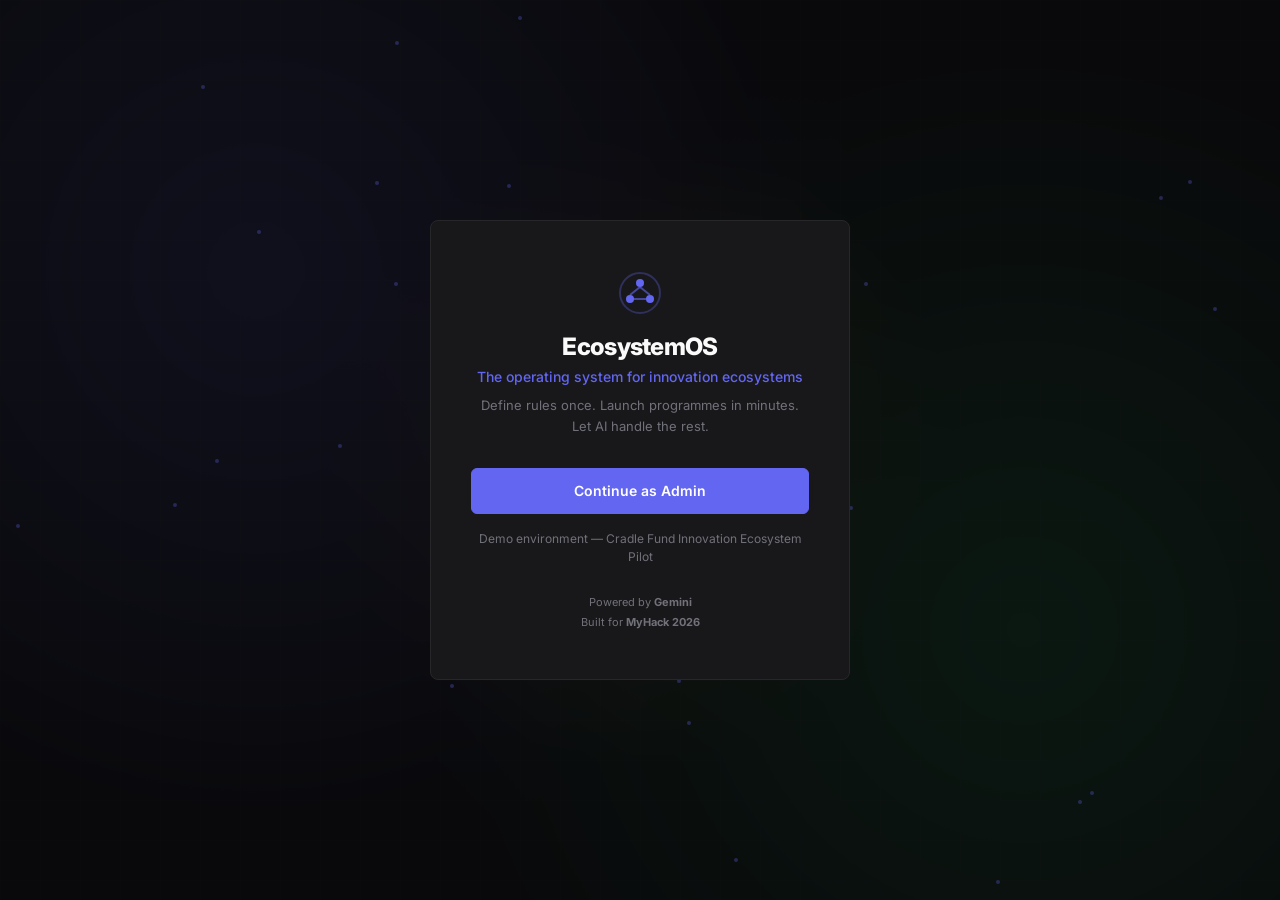
<file: index.html>
<!DOCTYPE html>
<html lang="en">
<head>
  <meta charset="UTF-8">
  <meta name="viewport" content="width=device-width, initial-scale=1.0">
  <title>EcosystemOS — Login</title>
  <meta name="description" content="EcosystemOS: The AI-powered operating system for innovation ecosystems. Define rules, launch programmes, let AI handle the matching.">
  <link rel="stylesheet" href="css/styles.css">
  <style>
    .login-grid {
      position: absolute; inset: 0; opacity: .04;
      background-image:
        linear-gradient(var(--border) 1px, transparent 1px),
        linear-gradient(90deg, var(--border) 1px, transparent 1px);
      background-size: 40px 40px;
    }
    .login-nodes { position: absolute; inset: 0; overflow: hidden; }
    .node {
      position: absolute; width: 4px; height: 4px; border-radius: 50%;
      background: var(--accent); opacity: .3;
      animation: float 6s infinite ease-in-out;
    }
    @keyframes float {
      0%, 100% { transform: translateY(0) scale(1); opacity: .3; }
      50% { transform: translateY(-20px) scale(1.5); opacity: .6; }
    }
  </style>
</head>
<body>
  <div class="login-page">
    <div class="login-bg"></div>
    <div class="login-grid"></div>
    <div class="login-nodes" id="loginNodes"></div>

    <div class="login-card card">
      <div class="login-logo">
        <svg viewBox="0 0 48 48" fill="none" stroke="currentColor" stroke-width="2">
          <circle cx="24" cy="24" r="20" opacity=".3"/>
          <circle cx="24" cy="14" r="4" fill="currentColor" stroke="none"/>
          <circle cx="14" cy="30" r="4" fill="currentColor" stroke="none"/>
          <circle cx="34" cy="30" r="4" fill="currentColor" stroke="none"/>
          <line x1="24" y1="18" x2="14" y2="26" opacity=".6"/>
          <line x1="24" y1="18" x2="34" y2="26" opacity=".6"/>
          <line x1="14" y1="30" x2="34" y2="30" opacity=".6"/>
        </svg>
      </div>
      <h1 class="login-title">EcosystemOS</h1>
      <p class="login-tagline">The operating system for innovation ecosystems</p>
      <p class="login-desc">Define rules once. Launch programmes in minutes.<br>Let AI handle the rest.</p>

      <a href="dashboard.html" class="btn btn-primary btn-lg btn-full" id="loginBtn">
        Continue as Admin
      </a>

      <p class="login-demo">Demo environment — Cradle Fund Innovation Ecosystem Pilot</p>

      <div class="login-footer">
        <span>Powered by <strong>Gemini</strong></span>
        <span>Built for <strong>MyHack 2026</strong></span>
      </div>
    </div>
  </div>

  <script>
    // Generate floating network nodes
    const container = document.getElementById('loginNodes');
    for (let i = 0; i < 30; i++) {
      const node = document.createElement('div');
      node.className = 'node';
      node.style.left = Math.random() * 100 + '%';
      node.style.top = Math.random() * 100 + '%';
      node.style.animationDelay = (Math.random() * 6) + 's';
      node.style.animationDuration = (4 + Math.random() * 4) + 's';
      container.appendChild(node);
    }
  </script>
</body>
</html>
</file>
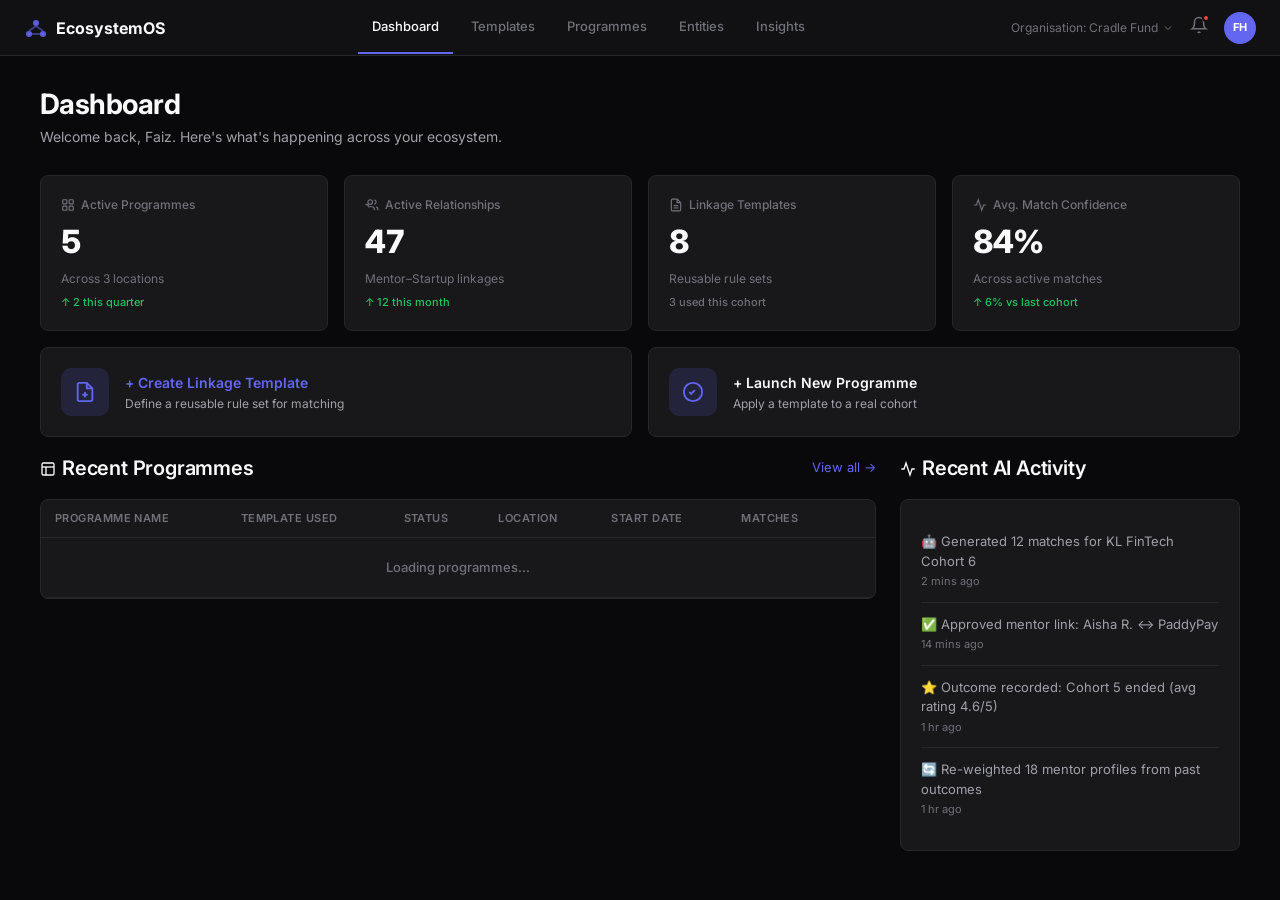
<file: dashboard.html>
<!DOCTYPE html>
<html lang="en">
<head>
  <meta charset="UTF-8">
  <meta name="viewport" content="width=device-width, initial-scale=1.0">
  <title>Dashboard — EcosystemOS</title>
  <meta name="description" content="EcosystemOS dashboard: monitor active programmes, relationships, and AI matching activity across your innovation ecosystem.">
  <link rel="stylesheet" href="css/styles.css">
</head>
<body>

<!-- ═══ TOP NAV ═══ -->
<nav class="topnav">
  <a href="dashboard.html" class="topnav-logo">
    <svg viewBox="0 0 24 24" fill="none" stroke="currentColor" stroke-width="2" width="24" height="24">
      <circle cx="12" cy="7" r="3" fill="currentColor" stroke="none" opacity=".9"/>
      <circle cx="5" cy="18" r="3" fill="currentColor" stroke="none" opacity=".9"/>
      <circle cx="19" cy="18" r="3" fill="currentColor" stroke="none" opacity=".9"/>
      <line x1="12" y1="10" x2="5" y2="15" opacity=".5"/><line x1="12" y1="10" x2="19" y2="15" opacity=".5"/><line x1="5" y1="18" x2="19" y2="18" opacity=".5"/>
    </svg>
    EcosystemOS
  </a>
  <div class="topnav-links">
    <a href="dashboard.html" class="active">Dashboard</a>
    <a href="templates.html">Templates</a>
    <a href="programme.php">Programmes</a>
    <a href="entities.html">Entities</a>
    <a href="insights.html">Insights</a>
  </div>
  <div class="topnav-right">
    <span class="topnav-org">Organisation: Cradle Fund <svg width="12" height="12" viewBox="0 0 24 24" fill="none" stroke="currentColor" stroke-width="2"><path d="M6 9l6 6 6-6"/></svg></span>
    <div class="topnav-bell" onclick="this.querySelector('.dot').style.display='none'">
      <svg width="18" height="18" viewBox="0 0 24 24" fill="none" stroke="currentColor" stroke-width="2"><path d="M18 8A6 6 0 006 8c0 7-3 9-3 9h18s-3-2-3-9"/><path d="M13.73 21a2 2 0 01-3.46 0"/></svg>
      <span class="dot"></span>
    </div>
    <div class="topnav-avatar" onclick="this.querySelector('.avatar-dropdown').classList.toggle('open')">
      FH
      <div class="avatar-dropdown"><a href="#">Profile</a><a href="#">Settings</a><a href="index.html">Sign out</a></div>
    </div>
  </div>
</nav>

<!-- ═══ PAGE CONTENT ═══ -->
<div class="page">
  <div class="page-header">
    <h1>Dashboard</h1>
    <p class="subtitle">Welcome back, Faiz. Here's what's happening across your ecosystem.</p>
  </div>

  <!-- Stat Cards -->
  <div class="grid-4 mb-16">
    <div class="card stat-card">
      <div class="stat-label"><svg width="14" height="14" viewBox="0 0 24 24" fill="none" stroke="currentColor" stroke-width="2"><rect x="3" y="3" width="7" height="7" rx="1"/><rect x="14" y="3" width="7" height="7" rx="1"/><rect x="3" y="14" width="7" height="7" rx="1"/><rect x="14" y="14" width="7" height="7" rx="1"/></svg> Active Programmes</div>
      <div class="stat-number">5</div>
      <div class="stat-sub">Across 3 locations</div>
      <div class="stat-trend">↑ 2 this quarter</div>
    </div>
    <div class="card stat-card">
      <div class="stat-label"><svg width="14" height="14" viewBox="0 0 24 24" fill="none" stroke="currentColor" stroke-width="2"><path d="M16 21v-2a4 4 0 00-4-4H6a4 4 0 00-4-4v2"/><circle cx="9" cy="7" r="4"/><path d="M22 21v-2a4 4 0 00-3-3.87"/><path d="M16 3.13a4 4 0 010 7.75"/></svg> Active Relationships</div>
      <div class="stat-number">47</div>
      <div class="stat-sub">Mentor–Startup linkages</div>
      <div class="stat-trend">↑ 12 this month</div>
    </div>
    <div class="card stat-card">
      <div class="stat-label"><svg width="14" height="14" viewBox="0 0 24 24" fill="none" stroke="currentColor" stroke-width="2"><path d="M14 2H6a2 2 0 00-2 2v16a2 2 0 002 2h12a2 2 0 002-2V8z"/><path d="M14 2v6h6"/><path d="M16 13H8"/><path d="M16 17H8"/></svg> Linkage Templates</div>
      <div class="stat-number">8</div>
      <div class="stat-sub">Reusable rule sets</div>
      <div class="stat-trend" style="color:var(--text-muted)">3 used this cohort</div>
    </div>
    <div class="card stat-card">
      <div class="stat-label"><svg width="14" height="14" viewBox="0 0 24 24" fill="none" stroke="currentColor" stroke-width="2"><path d="M22 12h-4l-3 9L9 3l-3 9H2"/></svg> Avg. Match Confidence</div>
      <div class="stat-number">84%</div>
      <div class="stat-sub">Across active matches</div>
      <div class="stat-trend">↑ 6% vs last cohort</div>
    </div>
  </div>

  <!-- Action Cards -->
  <div class="grid-2 mb-16">
    <a href="templates.html#create" class="card card-hover action-card" style="text-decoration:none">
      <div class="action-icon"><svg width="22" height="22" viewBox="0 0 24 24" fill="none" stroke="currentColor" stroke-width="2"><path d="M14 2H6a2 2 0 00-2 2v16a2 2 0 002 2h12a2 2 0 002-2V8z"/><path d="M14 2v6h6"/><line x1="12" y1="18" x2="12" y2="12"/><line x1="9" y1="15" x2="15" y2="15"/></svg></div>
      <div><h3>+ Create Linkage Template</h3><p class="subtitle">Define a reusable rule set for matching</p></div>
    </a>
    <div id="btnLaunchProgramme" class="card card-hover action-card" style="cursor:pointer">
      <div class="action-icon"><svg width="22" height="22" viewBox="0 0 24 24" fill="none" stroke="currentColor" stroke-width="2"><circle cx="12" cy="12" r="10"/><path d="M8 12l2 2 4-4"/></svg></div>
      <div><h3>+ Launch New Programme</h3><p class="subtitle">Apply a template to a real cohort</p></div>
    </div>
  </div>

  <!-- Main + Sidebar -->
  <div class="grid-3-1">
    <!-- Recent Programmes Table -->
    <div>
      <div class="flex-between mb-16">
        <h2><svg width="16" height="16" viewBox="0 0 24 24" fill="none" stroke="currentColor" stroke-width="2" style="vertical-align:-2px;margin-right:6px"><rect x="3" y="3" width="18" height="18" rx="2"/><path d="M3 9h18"/><path d="M9 21V9"/></svg>Recent Programmes</h2>
        <a href="programme.php" style="font-size:.8125rem">View all →</a>
      </div>
      <div class="card" style="padding:0;overflow:hidden">
        <div class="table-wrap">
          <table>
            <thead>
              <tr>
                <th>Programme Name</th>
                <th>Template Used</th>
                <th>Status</th>
                <th>Location</th>
                <th>Start Date</th>
                <th>Matches</th>
                <th></th>
              </tr>
            </thead>
            <tbody id="recentProgrammesBody">
              <tr>
                <td colspan="7" style="text-align:center;padding:20px;color:var(--text-muted)">Loading programmes...</td>
              </tr>
            </tbody>
          </table>
        </div>
      </div>
    </div>

    <!-- Activity Sidebar -->
    <div>
      <h2 class="mb-16"><svg width="16" height="16" viewBox="0 0 24 24" fill="none" stroke="currentColor" stroke-width="2" style="vertical-align:-2px;margin-right:6px"><path d="M22 12h-4l-3 9L9 3l-3 9H2"/></svg>Recent AI Activity</h2>
      <div class="card">
        <div class="feed-item">🤖 Generated 12 matches for KL FinTech Cohort 6<div class="feed-time">2 mins ago</div></div>
        <div class="feed-item">✅ Approved mentor link: Aisha R. ↔ PaddyPay<div class="feed-time">14 mins ago</div></div>
        <div class="feed-item">⭐ Outcome recorded: Cohort 5 ended (avg rating 4.6/5)<div class="feed-time">1 hr ago</div></div>
        <div class="feed-item">🔄 Re-weighted 18 mentor profiles from past outcomes<div class="feed-time">1 hr ago</div></div>
      </div>
    </div>
  </div>
</div>

<!-- Launch Programme Modal -->
<div id="launchModal" class="modal-overlay" style="display:none">
  <div class="card" style="width:480px;max-width:90vw;position:relative">
    <button onclick="document.getElementById('launchModal').style.display='none'" style="position:absolute;top:12px;right:12px;background:none;border:none;color:var(--text-muted);font-size:1.25rem;cursor:pointer">&times;</button>
    <h2 style="margin-bottom:16px">Launch New Programme</h2>
    <div class="form-group"><label class="form-label">Programme Name</label><input class="input" id="launchName" placeholder="e.g. MYStartup Cohort 7"></div>
    <div class="form-group"><label class="form-label">Linkage Template</label><select class="input" id="launchTemplate"><option value="">Loading templates...</option></select></div>
    <div class="form-group"><label class="form-label">Location</label><input class="input" id="launchLoc" placeholder="e.g. Kuala Lumpur"></div>
    <div style="display:grid;grid-template-columns:1fr 1fr;gap:12px">
      <div class="form-group"><label class="form-label">Start Date</label><input class="input" type="date" id="launchStart"></div>
      <div class="form-group"><label class="form-label">End Date</label><input class="input" type="date" id="launchEnd"></div>
    </div>
    <div style="display:flex;gap:8px;margin-top:16px">
      <button class="btn btn-primary" id="saveLaunchBtn">Launch Programme</button>
      <button class="btn btn-secondary" onclick="document.getElementById('launchModal').style.display='none'">Cancel</button>
    </div>
  </div>
</div>

<script>
// Toggle Profile Dropdown
document.querySelector('.topnav-avatar').addEventListener('click', function(e) {
  this.querySelector('.avatar-dropdown').classList.toggle('open');
  e.stopPropagation();
});
document.addEventListener('click', function(e) {
  document.querySelectorAll('.avatar-dropdown.open').forEach(function(d) {
    if (!d.parentElement.contains(e.target)) d.classList.remove('open');
  });
  if (e.target.classList.contains('modal-overlay')) e.target.style.display = 'none';
});

// Load Programmes dynamically
function loadProgrammes() {
  fetch('api_programme.php')
    .then(res => res.json())
    .then(data => {
      const tbody = document.getElementById('recentProgrammesBody');
      tbody.innerHTML = '';
      if (data.status === 'success') {
        data.data.forEach(p => {
          let tr = document.createElement('tr');
          let statusColor = p.status === 'active' ? 'active' : (p.status === 'pending' ? 'pending' : 'completed');
          let sd = p.start_date ? new Date(p.start_date).toLocaleDateString('en-GB', {day:'numeric',month:'short',year:'numeric'}) : '-';
          
          tr.innerHTML = `
            <td>${p.programme_name}</td>
            <td>${p.template_name || 'Custom'}</td>
            <td><span class="pill pill-${statusColor}" style="text-transform:capitalize">${p.status}</span></td>
            <td>${p.location || '-'}</td>
            <td>${sd}</td>
            <td><strong>-</strong></td>
            <td><a href="programme.php?id=${p.id}" class="btn btn-secondary" style="font-size:.75rem;padding:4px 12px;text-decoration:none">View</a></td>
          `;
          tbody.appendChild(tr);
        });
      }
    });
}

// Load Templates for the dropdown
function loadTemplates() {
  fetch('api_templates.php')
    .then(res => res.json())
    .then(data => {
      if(data.status === 'success') {
        const sel = document.getElementById('launchTemplate');
        sel.innerHTML = '<option value="">Select a template...</option>';
        data.data.forEach(t => {
          sel.innerHTML += `<option value="${t.id}">${t.template_name}</option>`;
        });
      }
    });
}

// Init Dashboard
loadProgrammes();
loadTemplates();

// Handle Launch Programme
document.getElementById('btnLaunchProgramme').addEventListener('click', function() {
  document.getElementById('launchModal').style.display = 'flex';
});

document.getElementById('saveLaunchBtn').addEventListener('click', function() {
  const btn = this;
  const payload = {
    programme_name: document.getElementById('launchName').value.trim(),
    template_id: document.getElementById('launchTemplate').value,
    location: document.getElementById('launchLoc').value.trim(),
    start_date: document.getElementById('launchStart').value,
    end_date: document.getElementById('launchEnd').value,
    status: 'pending' // default to pending when launched
  };
  
  if (!payload.programme_name) {
    alert("Please enter a programme name.");
    return;
  }
  
  btn.textContent = 'Launching...';
  btn.disabled = true;
  
  fetch('api_programme.php', {
    method: 'POST',
    headers: { 'Content-Type': 'application/json' },
    body: JSON.stringify(payload)
  })
  .then(res => res.json())
  .then(data => {
    btn.textContent = 'Launch Programme';
    btn.disabled = false;
    if (data.status === 'success') {
      document.getElementById('launchModal').style.display = 'none';
      // Reset form
      document.getElementById('launchName').value = '';
      document.getElementById('launchLoc').value = '';
      document.getElementById('launchStart').value = '';
      document.getElementById('launchEnd').value = '';
      
      // Reload table
      loadProgrammes();
      
      // Show toast
      var toast = document.createElement('div');
      toast.style.cssText = 'position:fixed;top:24px;right:24px;z-index:999;background:#22c55e;color:#fff;padding:14px 24px;border-radius:8px;font-size:.875rem;font-weight:600;box-shadow:0 8px 24px rgba(0,0,0,.3)';
      toast.textContent = '✓ Programme launched successfully!';
      document.body.appendChild(toast);
      setTimeout(function(){toast.remove()},3000);
    } else {
      alert('Error launching programme: ' + data.message);
    }
  }).catch(err => {
    btn.textContent = 'Launch Programme';
    btn.disabled = false;
    alert('Network error');
  });
});
</script>
</body>
</html>
</file>
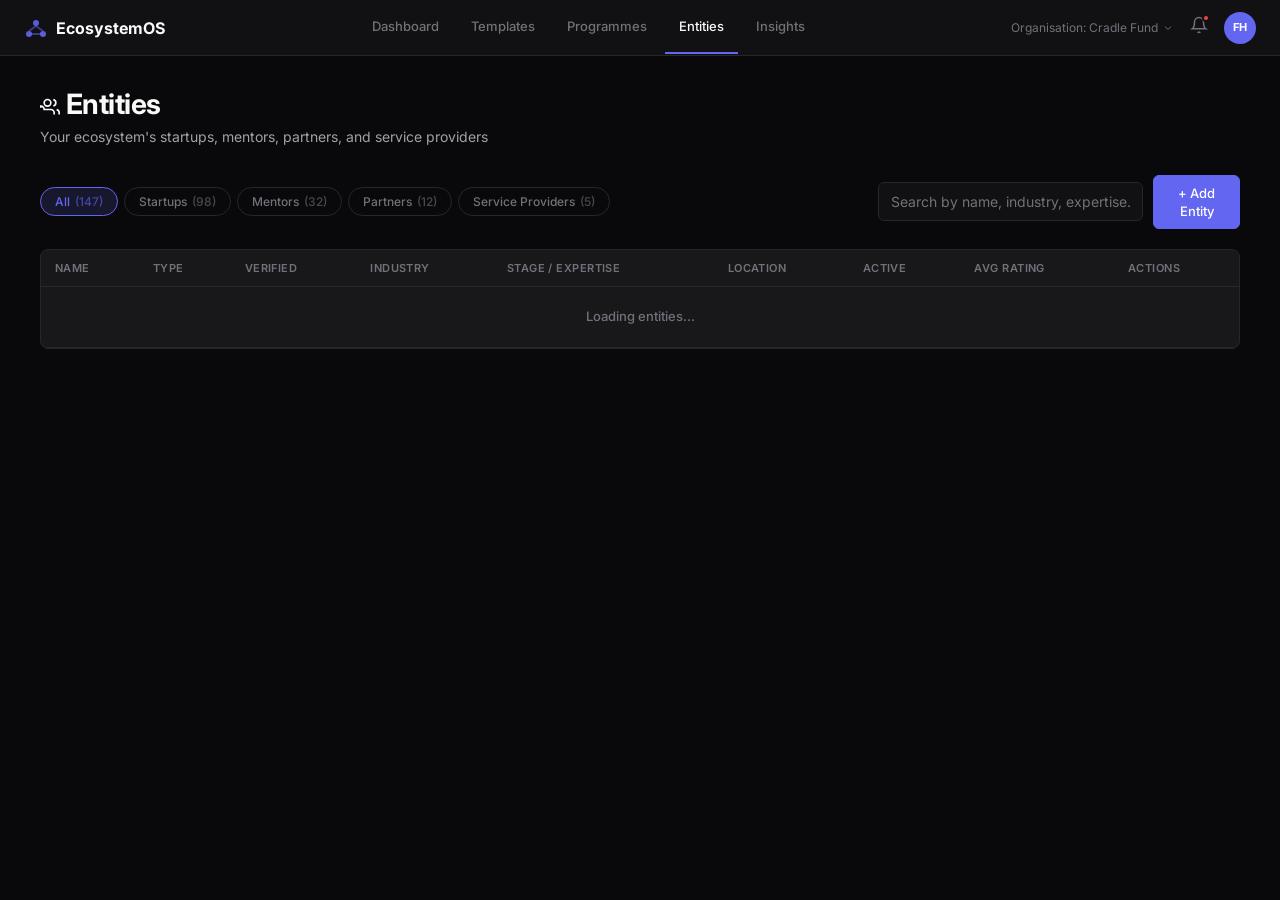
<file: entities.html>
<!DOCTYPE html>
<html lang="en">
<head>
<meta charset="UTF-8"><meta name="viewport" content="width=device-width,initial-scale=1.0">
<title>Entities — EcosystemOS</title>
<link rel="stylesheet" href="css/styles.css">
<style>
.entity-filter-bar{display:flex;justify-content:space-between;align-items:center;gap:12px;flex-wrap:wrap;margin-bottom:20px}
.entity-filters{display:flex;gap:6px;flex-wrap:wrap}
.entity-right{display:flex;gap:10px;align-items:center}
.entity-search{max-width:320px}
.type-chip{padding:6px 14px;border-radius:var(--r-pill);font-size:.75rem;font-weight:500;cursor:pointer;transition:all .15s var(--ease);font-family:inherit;border:1px solid var(--border);background:transparent;color:var(--text-muted)}
.type-chip:hover{border-color:var(--border-hover);color:var(--text-primary)}
.type-chip.active{border-color:var(--accent);color:var(--accent);background:var(--accent-muted)}
.type-chip .count{opacity:.6;margin-left:2px}
.entity-avatar{width:30px;height:30px;border-radius:50%;display:flex;align-items:center;justify-content:center;font-size:.75rem;flex-shrink:0}
.entity-avatar-startup{background:rgba(34,197,94,.12);color:var(--score-high)}
.entity-avatar-mentor{background:var(--accent-muted);color:var(--accent)}
.entity-avatar-partner{background:rgba(59,130,246,.12);color:var(--status-pending)}
.entity-avatar-service{background:rgba(245,158,11,.12);color:var(--score-mid)}
.entity-type-chip{font-size:.6875rem;padding:2px 8px;border-radius:var(--r-pill);font-weight:500}
.et-startup{background:var(--score-high-bg);color:var(--score-high)}
.et-mentor{background:var(--accent-muted);color:var(--accent-hover)}
.et-partner{background:var(--status-pending-bg);color:var(--status-pending)}
.et-service{background:var(--score-mid-bg);color:var(--score-mid)}
.verified-yes{color:var(--score-high);font-weight:600}
.verified-no{color:var(--score-mid)}
.stars{color:var(--score-mid);font-size:.75rem;letter-spacing:1px}
.overflow-btn{background:none;border:1px solid var(--border);color:var(--text-muted);width:28px;height:28px;border-radius:var(--r-btn);cursor:pointer;font-size:.875rem;display:flex;align-items:center;justify-content:center;transition:all .15s}
.overflow-btn:hover{border-color:var(--border-hover);color:var(--text-primary)}
td .name-cell{display:flex;align-items:center;gap:8px}
</style>
</head>
<body>
<nav class="topnav">
  <a href="dashboard.html" class="topnav-logo"><svg viewBox="0 0 24 24" fill="none" stroke="currentColor" stroke-width="2" width="24" height="24"><circle cx="12" cy="7" r="3" fill="currentColor" stroke="none" opacity=".9"/><circle cx="5" cy="18" r="3" fill="currentColor" stroke="none" opacity=".9"/><circle cx="19" cy="18" r="3" fill="currentColor" stroke="none" opacity=".9"/><line x1="12" y1="10" x2="5" y2="15" opacity=".5"/><line x1="12" y1="10" x2="19" y2="15" opacity=".5"/><line x1="5" y1="18" x2="19" y2="18" opacity=".5"/></svg>EcosystemOS</a>
  <div class="topnav-links"><a href="dashboard.html">Dashboard</a><a href="templates.html">Templates</a><a href="programme.php">Programmes</a><a href="entities.html" class="active">Entities</a><a href="insights.html">Insights</a></div>
  <div class="topnav-right">
    <span class="topnav-org">Organisation: Cradle Fund <svg width="12" height="12" viewBox="0 0 24 24" fill="none" stroke="currentColor" stroke-width="2"><path d="M6 9l6 6 6-6"/></svg></span>
    <div class="topnav-bell"><svg width="18" height="18" viewBox="0 0 24 24" fill="none" stroke="currentColor" stroke-width="2"><path d="M18 8A6 6 0 006 8c0 7-3 9-3 9h18s-3-2-3-9"/><path d="M13.73 21a2 2 0 01-3.46 0"/></svg><span class="dot"></span></div>
    <div class="topnav-avatar" onclick="this.querySelector('.avatar-dropdown').classList.toggle('open')">FH<div class="avatar-dropdown"><a href="#">Profile</a><a href="#">Settings</a><a href="index.html">Sign out</a></div></div>
  </div>
</nav>

<div class="page">
  <div class="page-header">
    <h1><svg width="20" height="20" viewBox="0 0 24 24" fill="none" stroke="currentColor" stroke-width="2" style="vertical-align:-3px;margin-right:6px"><path d="M17 21v-2a4 4 0 00-4-4H5a4 4 0 00-4-4v2"/><circle cx="9" cy="7" r="4"/><path d="M23 21v-2a4 4 0 00-3-3.87"/><path d="M16 3.13a4 4 0 010 7.75"/></svg>Entities</h1>
    <p class="subtitle">Your ecosystem's startups, mentors, partners, and service providers</p>
  </div>

  <div class="entity-filter-bar">
    <div class="entity-filters">
      <button class="type-chip active">All <span class="count">(147)</span></button>
      <button class="type-chip">Startups <span class="count">(98)</span></button>
      <button class="type-chip">Mentors <span class="count">(32)</span></button>
      <button class="type-chip">Partners <span class="count">(12)</span></button>
      <button class="type-chip">Service Providers <span class="count">(5)</span></button>
    </div>
    <div class="entity-right">
      <input type="text" class="input entity-search" placeholder="Search by name, industry, expertise...">
      <button class="btn btn-primary">+ Add Entity</button>
    </div>
  </div>

  <div class="card" style="padding:0;overflow:hidden">
    <div class="table-wrap">
      <table>
        <thead><tr><th>Name</th><th>Type</th><th>Verified</th><th>Industry</th><th>Stage / Expertise</th><th>Location</th><th>Active</th><th>Avg Rating</th><th>Actions</th></tr></thead>
        <tbody id="entityTable">
          <tr><td colspan="9" style="text-align:center;padding:20px;color:var(--text-muted)">Loading entities...</td></tr>
        </tbody>
      </table>
    </div>
  </div>
</div>

<!-- Entity Profile Modal -->
<div id="entityModal" class="modal-overlay" style="display:none">
  <div class="card" style="width:520px;max-width:90vw;max-height:85vh;overflow-y:auto;position:relative">
    <button onclick="document.getElementById('entityModal').style.display='none'" style="position:absolute;top:12px;right:12px;background:none;border:none;color:var(--text-muted);font-size:1.25rem;cursor:pointer">&times;</button>
    <h2 id="modalName" style="margin-bottom:16px"></h2>
    <div id="modalBody"></div>
    <div style="margin-top:16px;display:flex;gap:8px">
      <button class="btn btn-primary" onclick="document.getElementById('entityModal').style.display='none'">Close</button>
      <a href="programme.php" class="btn btn-secondary" style="text-decoration:none">View in Programme</a>
    </div>
  </div>
</div>

<!-- Add Entity Modal -->
<div id="addEntityModal" class="modal-overlay" style="display:none">
  <div class="card" style="width:520px;max-width:90vw;max-height:85vh;overflow-y:auto;position:relative">
    <button onclick="document.getElementById('addEntityModal').style.display='none'" style="position:absolute;top:12px;right:12px;background:none;border:none;color:var(--text-muted);font-size:1.25rem;cursor:pointer">&times;</button>
    <h2 style="margin-bottom:16px">+ Add New Entity</h2>
    <form id="addEntityForm">
      <div class="form-group"><label class="form-label">Entity Type</label>
        <select class="input" name="entity_type" style="padding:10px 12px" required><option>Startup</option><option>Mentor</option><option>Partner</option><option>Service Provider</option></select>
      </div>
      <div class="form-group"><label class="form-label">Name</label><input type="text" name="name" class="input" placeholder="Entity name" required></div>
      <div class="form-group"><label class="form-label">Email</label><input type="email" name="email" class="input" placeholder="contact@example.com" required></div>
      <div class="form-group"><label class="form-label">Phone</label><input type="text" name="phone" class="input" placeholder="+60123456789"></div>
      <div class="form-group"><label class="form-label">Industry</label>
        <select class="input" name="industry"><option>FinTech</option><option>HealthTech</option><option>AgriTech</option><option>EdTech</option><option>GreenTech</option><option>DeepTech</option><option>Multi-sector</option></select>
      </div>
      <div class="form-group"><label class="form-label">Location</label>
        <select class="input" name="location"><option>KL</option><option>Penang</option><option>JB</option><option>Sabah</option><option>National</option></select>
      </div>
      <div class="form-group"><label class="form-label">Bio</label><textarea class="textarea" name="bio" placeholder="Brief description of this entity..."></textarea></div>
      <div style="display:flex;gap:8px;margin-top:16px">
        <button type="submit" class="btn btn-primary" id="saveEntityBtn">Save Entity</button>
        <button type="button" class="btn btn-secondary" onclick="document.getElementById('addEntityModal').style.display='none'">Cancel</button>
      </div>
    </form>
  </div>
</div>

<script>
// ── Filter chips: filter table rows by data-type ──
var filterMap = {'All':'all','Startups':'startup','Mentors':'mentor','Partners':'partner','Service Providers':'service'};
document.querySelectorAll('.type-chip').forEach(function(c) {
  c.addEventListener('click', function() {
    document.querySelectorAll('.type-chip').forEach(function(x){x.classList.remove('active')});
    c.classList.add('active');
    var label = c.textContent.replace(/\s*\(\d+\)\s*/,'').trim();
    var filter = filterMap[label] || 'all';
    var rows = document.querySelectorAll('#entityTable tr');
    for (var i = 0; i < rows.length; i++) {
      if (filter === 'all' || rows[i].getAttribute('data-type') === filter) {
        rows[i].style.display = '';
      } else {
        rows[i].style.display = 'none';
      }
    }
  });
});

// ── Search filter ──
document.querySelector('.entity-search').addEventListener('input', function() {
  var q = this.value.toLowerCase();
  var rows = document.querySelectorAll('#entityTable tr');
  for (var i = 0; i < rows.length; i++) {
    rows[i].style.display = rows[i].textContent.toLowerCase().indexOf(q) > -1 ? '' : 'none';
  }
});

// ── Fetch and Render Entities ──
function fetchEntities() {
  fetch('api_entities.php')
    .then(res => res.json())
    .then(data => {
      if(data.status === 'success') {
        const tbody = document.getElementById('entityTable');
        tbody.innerHTML = '';
        
        data.data.forEach(e => {
          const typeClass = 'et-' + (e.entity_type === 'service_provider' ? 'service' : e.entity_type);
          const verifiedHtml = e.verified == 1 ? '<span class="verified-yes">✓</span>' : '<span class="verified-no">⚠️</span>';
          
          let avgRatingStr = '—';
          if (e.avg_rating) {
             const rounded = parseFloat(e.avg_rating).toFixed(1);
             avgRatingStr = '<span class="stars">' + '★'.repeat(Math.round(rounded)) + '☆'.repeat(5-Math.round(rounded)) + '</span>';
          }
          
          let stageStr = e.stage || e.expertise || 'Unknown';
          if (stageStr.startsWith('[')) {
             try {
               const parsed = JSON.parse(stageStr);
               if (parsed.length > 0) stageStr = parsed[0];
             } catch(err) {}
          }
          
          const tr = document.createElement('tr');
          tr.setAttribute('data-type', e.entity_type === 'service_provider' ? 'service' : e.entity_type);
          tr.innerHTML = `
            <td><div class="name-cell"><div class="entity-avatar entity-avatar-${e.entity_type.replace('_','-')}">${e.avatar_icon}</div>${e.name}</div></td>
            <td><span class="entity-type-chip ${typeClass}">${e.display_type}</span></td>
            <td>${verifiedHtml}</td>
            <td>${e.industry || 'Multi-sector'}</td>
            <td>${stageStr}</td>
            <td>${e.location || 'Unknown'}</td>
            <td><strong>${e.active_engagements || 0}</strong></td>
            <td>${avgRatingStr}</td>
            <td><div style="display:flex;gap:4px;position:relative">
              <button class="btn btn-secondary view-btn" style="font-size:.7rem;padding:3px 10px" 
                 data-name="${e.name}" data-type="${e.display_type}" data-industry="${e.industry || 'Multi-sector'}" 
                 data-stage="${stageStr}" data-location="${e.location}" data-verified="${e.verified == 1 ? 'Yes' : 'No'}" 
                 data-active="${e.active_engagements || 0}" data-rating="${e.avg_rating ? parseFloat(e.avg_rating).toFixed(1) : ''}">View</button>
              <button class="overflow-btn" onclick="toggleOverflow(this)">⋯</button>
              <div class="overflow-menu"><a href="programme.php">View in Programme</a><a href="javascript:void(0)" onclick="alert('Edit entity coming soon')">Edit Entity</a><a href="javascript:void(0)" onclick="alert('Entity archived')" style="color:var(--score-low)">Archive</a></div>
            </div></td>
          `;
          tbody.appendChild(tr);
        });
        
        // Trigger filter if one is active
        const activeFilter = document.querySelector('.type-chip.active');
        if(activeFilter) activeFilter.click();
      }
    });
}

// Initial fetch
fetchEntities();

// ── View button (Event Delegation) ──
document.getElementById('entityTable').addEventListener('click', function(e) {
  if (e.target.classList.contains('view-btn')) {
    const d = e.target.dataset;
    document.getElementById('modalName').textContent = d.name;
    var rating = d.rating ? '<div class="info-row"><span class="info-label">Avg Rating</span><span class="info-value" style="color:var(--score-mid)">' + d.rating + ' / 5.0</span></div>' : '';
    document.getElementById('modalBody').innerHTML =
      '<div class="info-row"><span class="info-label">Type</span><span class="info-value">' + d.type + '</span></div>' +
      '<div class="info-row"><span class="info-label">Industry</span><span class="info-value">' + d.industry + '</span></div>' +
      '<div class="info-row"><span class="info-label">Stage / Expertise</span><span class="info-value">' + d.stage + '</span></div>' +
      '<div class="info-row"><span class="info-label">Location</span><span class="info-value">' + d.location + '</span></div>' +
      '<div class="info-row"><span class="info-label">Verified</span><span class="info-value">' + d.verified + '</span></div>' +
      '<div class="info-row"><span class="info-label">Active Engagements</span><span class="info-value">' + d.active + '</span></div>' +
      rating;
    document.getElementById('entityModal').style.display = 'flex';
  }
});

// ── Add Entity Form Submission ──
document.getElementById('addEntityForm').addEventListener('submit', function(e) {
  e.preventDefault();
  const formData = new FormData(this);
  const btn = document.getElementById('saveEntityBtn');
  btn.textContent = 'Saving...';
  btn.disabled = true;
  
  fetch('api_entities.php', {
    method: 'POST',
    body: formData
  })
  .then(res => res.json())
  .then(data => {
    btn.textContent = 'Save Entity';
    btn.disabled = false;
    if (data.status === 'success') {
      document.getElementById('addEntityModal').style.display = 'none';
      this.reset();
      fetchEntities(); // Refresh table
    } else {
      alert('Error: ' + data.message);
    }
  })
  .catch(err => {
    btn.textContent = 'Save Entity';
    btn.disabled = false;
    alert('Failed to connect to API.');
  });
});

// ── Overflow menu toggle ──
function toggleOverflow(btn) {
  var menu = btn.nextElementSibling;
  document.querySelectorAll('.overflow-menu.open').forEach(function(m){if(m!==menu)m.classList.remove('open')});
  menu.classList.toggle('open');
}

// ── Add Entity button ──
document.querySelector('.btn-primary').addEventListener('click', function(e) {
  if (this.textContent.trim() === '+ Add Entity') {
    e.preventDefault();
    document.getElementById('addEntityModal').style.display = 'flex';
  }
});

// ── Close modals & menus on outside click ──
document.addEventListener('click', function(e) {
  // Close overflow menus
  if (!e.target.classList.contains('overflow-btn')) {
    document.querySelectorAll('.overflow-menu.open').forEach(function(m){m.classList.remove('open')});
  }
  // Close avatar dropdown
  document.querySelectorAll('.avatar-dropdown.open').forEach(function(d){
    if (!d.parentElement.contains(e.target)) d.classList.remove('open');
  });
  // Close modals on overlay click
  if (e.target.classList.contains('modal-overlay')) e.target.style.display = 'none';
});
</script>
</body>
</html>
</file>
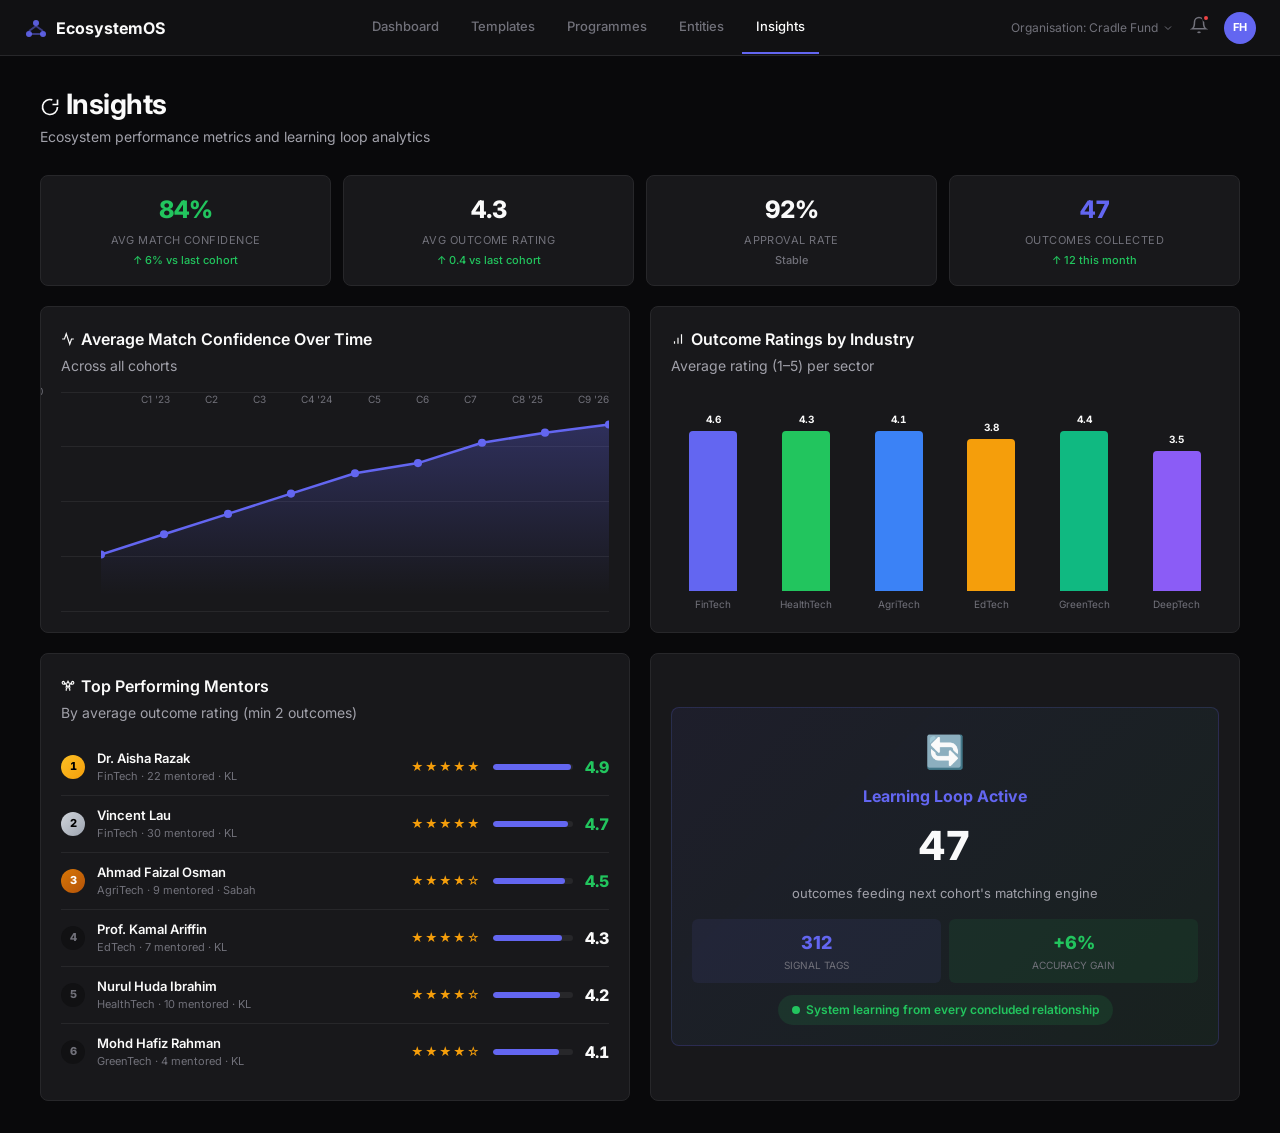
<file: insights.html>
<!DOCTYPE html>
<html lang="en">
<head>
<meta charset="UTF-8"><meta name="viewport" content="width=device-width,initial-scale=1.0">
<title>Insights — EcosystemOS</title>
<link rel="stylesheet" href="css/styles.css">
<style>
.insights-grid{display:grid;grid-template-columns:1fr 1fr;gap:20px}
.chart-card{position:relative;overflow:hidden}
.chart-card h3{margin-bottom:4px;display:flex;align-items:center;gap:6px}
.chart-area{height:220px;position:relative;margin-top:16px}
/* Line chart */
.line-chart{width:100%;height:100%;position:relative}
.lc-grid{position:absolute;inset:0;display:flex;flex-direction:column;justify-content:space-between}
.lc-grid-line{border-bottom:1px solid var(--border);position:relative}
.lc-grid-line span{position:absolute;left:-36px;top:-8px;font-size:.625rem;color:var(--text-muted);font-variant-numeric:tabular-nums}
.lc-svg{position:absolute;inset:0}
.lc-labels{display:flex;justify-content:space-between;margin-top:8px;font-size:.625rem;color:var(--text-muted)}
/* Bar chart */
.bar-chart{display:flex;align-items:flex-end;justify-content:space-around;height:100%;gap:8px;padding-top:20px}
.bar-group{display:flex;flex-direction:column;align-items:center;flex:1;height:100%;justify-content:flex-end}
.bar{width:100%;max-width:48px;border-radius:4px 4px 0 0;transition:all .3s var(--ease);cursor:pointer;position:relative;min-height:4px}
.bar:hover{filter:brightness(1.3);transform:scaleY(1.03)}
.bar-label{font-size:.625rem;color:var(--text-muted);margin-top:6px;text-align:center}
.bar-val{font-size:.625rem;font-weight:700;color:var(--text-primary);margin-bottom:4px;font-variant-numeric:tabular-nums}
/* Leaderboard */
.lb-row{display:flex;align-items:center;gap:12px;padding:10px 0;border-bottom:1px solid var(--border)}
.lb-row:last-child{border-bottom:none}
.lb-rank{width:24px;height:24px;border-radius:50%;display:flex;align-items:center;justify-content:center;font-size:.6875rem;font-weight:800;flex-shrink:0;font-variant-numeric:tabular-nums}
.lb-rank-1{background:linear-gradient(135deg,#fbbf24,#f59e0b);color:#000}
.lb-rank-2{background:linear-gradient(135deg,#d1d5db,#9ca3af);color:#000}
.lb-rank-3{background:linear-gradient(135deg,#d97706,#b45309);color:#fff}
.lb-rank-n{background:var(--bg-surface);color:var(--text-muted)}
.lb-info{flex:1;min-width:0}
.lb-name{font-size:.8125rem;font-weight:600}
.lb-detail{font-size:.6875rem;color:var(--text-muted)}
.lb-score{font-size:1rem;font-weight:800;font-variant-numeric:tabular-nums}
.lb-bar{flex:0 0 80px;height:6px;background:var(--border);border-radius:3px;overflow:hidden}
.lb-bar-fill{height:100%;border-radius:3px;background:var(--accent)}
.lb-stars{font-size:.75rem;letter-spacing:1px;color:var(--score-mid)}
/* Loop panel */
.loop-panel{background:linear-gradient(135deg,rgba(99,102,241,.08),rgba(34,197,94,.06));border:1px solid rgba(99,102,241,.2);border-radius:var(--r-card);padding:20px;text-align:center}
.loop-icon{font-size:2rem;margin-bottom:8px}
.loop-title{font-size:1rem;font-weight:700;color:var(--accent)}
.loop-stat{font-size:2.5rem;font-weight:800;color:var(--text-primary);margin:8px 0;font-variant-numeric:tabular-nums}
.loop-desc{font-size:.8125rem;color:var(--text-secondary);line-height:1.5}
.loop-badge{display:inline-flex;align-items:center;gap:6px;margin-top:12px;padding:6px 14px;border-radius:var(--r-pill);background:var(--score-high-bg);color:var(--score-high);font-size:.75rem;font-weight:600}
.loop-pulse{width:8px;height:8px;border-radius:50%;background:var(--score-high);animation:lp 2s infinite}
@keyframes lp{0%,100%{opacity:1;transform:scale(1)}50%{opacity:.5;transform:scale(.7)}}
/* KPI strip */
.kpi-strip{display:grid;grid-template-columns:repeat(4,1fr);gap:12px;margin-bottom:20px}
.kpi{text-align:center;padding:16px;background:var(--bg-card);border:1px solid var(--border);border-radius:var(--r-card)}
.kpi-num{font-size:1.5rem;font-weight:800;font-variant-numeric:tabular-nums}
.kpi-label{font-size:.6875rem;color:var(--text-muted);text-transform:uppercase;letter-spacing:.04em;margin-top:4px}
.kpi-trend{font-size:.6875rem;margin-top:4px;font-weight:500}
@media(max-width:900px){.insights-grid{grid-template-columns:1fr}.kpi-strip{grid-template-columns:repeat(2,1fr)}}
</style>
</head>
<body>
<nav class="topnav">
  <a href="dashboard.html" class="topnav-logo"><svg viewBox="0 0 24 24" fill="none" stroke="currentColor" stroke-width="2" width="24" height="24"><circle cx="12" cy="7" r="3" fill="currentColor" stroke="none" opacity=".9"/><circle cx="5" cy="18" r="3" fill="currentColor" stroke="none" opacity=".9"/><circle cx="19" cy="18" r="3" fill="currentColor" stroke="none" opacity=".9"/><line x1="12" y1="10" x2="5" y2="15" opacity=".5"/><line x1="12" y1="10" x2="19" y2="15" opacity=".5"/><line x1="5" y1="18" x2="19" y2="18" opacity=".5"/></svg>EcosystemOS</a>
  <div class="topnav-links"><a href="dashboard.html">Dashboard</a><a href="templates.html">Templates</a><a href="programme.php">Programmes</a><a href="entities.html">Entities</a><a href="insights.html" class="active">Insights</a></div>
  <div class="topnav-right">
    <span class="topnav-org">Organisation: Cradle Fund <svg width="12" height="12" viewBox="0 0 24 24" fill="none" stroke="currentColor" stroke-width="2"><path d="M6 9l6 6 6-6"/></svg></span>
    <div class="topnav-bell"><svg width="18" height="18" viewBox="0 0 24 24" fill="none" stroke="currentColor" stroke-width="2"><path d="M18 8A6 6 0 006 8c0 7-3 9-3 9h18s-3-2-3-9"/><path d="M13.73 21a2 2 0 01-3.46 0"/></svg><span class="dot"></span></div>
    <div class="topnav-avatar" onclick="this.querySelector('.avatar-dropdown').classList.toggle('open')">FH<div class="avatar-dropdown"><a href="#">Profile</a><a href="#">Settings</a><a href="index.html">Sign out</a></div></div>
  </div>
</nav>

<main class="page">
  <header class="page-header">
    <h1><svg width="20" height="20" viewBox="0 0 24 24" fill="none" stroke="currentColor" stroke-width="2" style="vertical-align:-3px;margin-right:6px"><path d="M21 12a9 9 0 11-6.22-8.56"/><path d="M21 3v6h-6"/></svg>Insights</h1>
    <p class="subtitle">Ecosystem performance metrics and learning loop analytics</p>
  </header>

  <!-- KPI Strip -->
  <div class="kpi-strip">
    <div class="kpi"><div class="kpi-num" style="color:var(--score-high)">84%</div><div class="kpi-label">Avg Match Confidence</div><div class="kpi-trend" style="color:var(--score-high)">↑ 6% vs last cohort</div></div>
    <div class="kpi"><div class="kpi-num">4.3</div><div class="kpi-label">Avg Outcome Rating</div><div class="kpi-trend" style="color:var(--score-high)">↑ 0.4 vs last cohort</div></div>
    <div class="kpi"><div class="kpi-num">92%</div><div class="kpi-label">Approval Rate</div><div class="kpi-trend" style="color:var(--text-muted)">Stable</div></div>
    <div class="kpi"><div class="kpi-num" style="color:var(--accent)">47</div><div class="kpi-label">Outcomes Collected</div><div class="kpi-trend" style="color:var(--score-high)">↑ 12 this month</div></div>
  </div>

  <div class="insights-grid">
    <!-- Line Chart: Match Confidence Over Time -->
    <div class="card chart-card">
      <h3><svg width="14" height="14" viewBox="0 0 24 24" fill="none" stroke="currentColor" stroke-width="2" style="vertical-align:-1px"><path d="M22 12h-4l-3 9L9 3l-3 9H2"/></svg> Average Match Confidence Over Time</h3>
      <p class="subtitle">Across all cohorts</p>
      <div class="chart-area" style="padding-left:40px">
        <div class="lc-grid">
          <div class="lc-grid-line"><span>100</span></div>
          <div class="lc-grid-line"><span>80</span></div>
          <div class="lc-grid-line"><span>60</span></div>
          <div class="lc-grid-line"><span>40</span></div>
          <div class="lc-grid-line"><span>20</span></div>
        </div>
        <svg class="lc-svg" viewBox="0 0 500 200" preserveAspectRatio="none" style="left:40px;width:calc(100% - 40px)">
          <defs>
            <linearGradient id="lg" x1="0" y1="0" x2="0" y2="1"><stop offset="0%" stop-color="#6366f1" stop-opacity=".3"/><stop offset="100%" stop-color="#6366f1" stop-opacity="0"/></linearGradient>
          </defs>
          <path d="M0,160 L62,140 L125,120 L187,100 L250,80 L312,70 L375,50 L437,40 L500,32" fill="none" stroke="#6366f1" stroke-width="2.5" stroke-linecap="round" stroke-linejoin="round"/>
          <path d="M0,160 L62,140 L125,120 L187,100 L250,80 L312,70 L375,50 L437,40 L500,32 L500,200 L0,200Z" fill="url(#lg)"/>
          <circle cx="0" cy="160" r="4" fill="#6366f1"/><circle cx="62" cy="140" r="4" fill="#6366f1"/><circle cx="125" cy="120" r="4" fill="#6366f1"/><circle cx="187" cy="100" r="4" fill="#6366f1"/><circle cx="250" cy="80" r="4" fill="#6366f1"/><circle cx="312" cy="70" r="4" fill="#6366f1"/><circle cx="375" cy="50" r="4" fill="#6366f1"/><circle cx="437" cy="40" r="4" fill="#6366f1"/><circle cx="500" cy="32" r="4" fill="#6366f1"/>
        </svg>
        <div class="lc-labels" style="padding-left:40px"><span>C1 '23</span><span>C2</span><span>C3</span><span>C4 '24</span><span>C5</span><span>C6</span><span>C7</span><span>C8 '25</span><span>C9 '26</span></div>
      </div>
    </div>

    <!-- Bar Chart: Outcome Ratings by Industry -->
    <div class="card chart-card">
      <h3><svg width="14" height="14" viewBox="0 0 24 24" fill="none" stroke="currentColor" stroke-width="2" style="vertical-align:-1px"><path d="M12 20V10"/><path d="M18 20V4"/><path d="M6 20v-4"/></svg> Outcome Ratings by Industry</h3>
      <p class="subtitle">Average rating (1–5) per sector</p>
      <div class="chart-area">
        <div class="bar-chart">
          <div class="bar-group"><div class="bar-val">4.6</div><div class="bar" style="height:92%;background:var(--accent)"></div><div class="bar-label">FinTech</div></div>
          <div class="bar-group"><div class="bar-val">4.3</div><div class="bar" style="height:86%;background:#22c55e"></div><div class="bar-label">HealthTech</div></div>
          <div class="bar-group"><div class="bar-val">4.1</div><div class="bar" style="height:82%;background:#3b82f6"></div><div class="bar-label">AgriTech</div></div>
          <div class="bar-group"><div class="bar-val">3.8</div><div class="bar" style="height:76%;background:#f59e0b"></div><div class="bar-label">EdTech</div></div>
          <div class="bar-group"><div class="bar-val">4.4</div><div class="bar" style="height:88%;background:#10b981"></div><div class="bar-label">GreenTech</div></div>
          <div class="bar-group"><div class="bar-val">3.5</div><div class="bar" style="height:70%;background:#8b5cf6"></div><div class="bar-label">DeepTech</div></div>
        </div>
      </div>
    </div>

    <!-- Leaderboard: Top Mentors -->
    <div class="card chart-card">
      <h3><svg width="14" height="14" viewBox="0 0 24 24" fill="none" stroke="currentColor" stroke-width="2" style="vertical-align:-1px"><path d="M6 9H4.5a2.5 2.5 0 010-5C6 4 6 9 6 9zm12 0h1.5a2.5 2.5 0 000-5C18 4 18 9 18 9zm-3 11v-3a2 2 0 00-2-2h-2a2 2 0 00-2 2v3"/><path d="M12 4l1.5 3 3.5.5-2.5 2.5.5 3.5L12 12l-3 1.5.5-3.5L7 7.5 10.5 7z"/></svg> Top Performing Mentors</h3>
      <p class="subtitle">By average outcome rating (min 2 outcomes)</p>
      <div style="margin-top:16px">
        <div class="lb-row">
          <div class="lb-rank lb-rank-1">1</div>
          <div class="lb-info"><div class="lb-name">Dr. Aisha Razak</div><div class="lb-detail">FinTech · 22 mentored · KL</div></div>
          <div class="lb-stars">★★★★★</div>
          <div class="lb-bar"><div class="lb-bar-fill" style="width:98%"></div></div>
          <div class="lb-score" style="color:var(--score-high)">4.9</div>
        </div>
        <div class="lb-row">
          <div class="lb-rank lb-rank-2">2</div>
          <div class="lb-info"><div class="lb-name">Vincent Lau</div><div class="lb-detail">FinTech · 30 mentored · KL</div></div>
          <div class="lb-stars">★★★★★</div>
          <div class="lb-bar"><div class="lb-bar-fill" style="width:94%"></div></div>
          <div class="lb-score" style="color:var(--score-high)">4.7</div>
        </div>
        <div class="lb-row">
          <div class="lb-rank lb-rank-3">3</div>
          <div class="lb-info"><div class="lb-name">Ahmad Faizal Osman</div><div class="lb-detail">AgriTech · 9 mentored · Sabah</div></div>
          <div class="lb-stars">★★★★☆</div>
          <div class="lb-bar"><div class="lb-bar-fill" style="width:90%"></div></div>
          <div class="lb-score" style="color:var(--score-high)">4.5</div>
        </div>
        <div class="lb-row">
          <div class="lb-rank lb-rank-n">4</div>
          <div class="lb-info"><div class="lb-name">Prof. Kamal Ariffin</div><div class="lb-detail">EdTech · 7 mentored · KL</div></div>
          <div class="lb-stars">★★★★☆</div>
          <div class="lb-bar"><div class="lb-bar-fill" style="width:86%"></div></div>
          <div class="lb-score">4.3</div>
        </div>
        <div class="lb-row">
          <div class="lb-rank lb-rank-n">5</div>
          <div class="lb-info"><div class="lb-name">Nurul Huda Ibrahim</div><div class="lb-detail">HealthTech · 10 mentored · KL</div></div>
          <div class="lb-stars">★★★★☆</div>
          <div class="lb-bar"><div class="lb-bar-fill" style="width:84%"></div></div>
          <div class="lb-score">4.2</div>
        </div>
        <div class="lb-row">
          <div class="lb-rank lb-rank-n">6</div>
          <div class="lb-info"><div class="lb-name">Mohd Hafiz Rahman</div><div class="lb-detail">GreenTech · 4 mentored · KL</div></div>
          <div class="lb-stars">★★★★☆</div>
          <div class="lb-bar"><div class="lb-bar-fill" style="width:82%"></div></div>
          <div class="lb-score">4.1</div>
        </div>
      </div>
    </div>

    <!-- Learning Loop Panel -->
    <div class="card chart-card" style="display:flex;flex-direction:column;align-items:center;justify-content:center">
      <div class="loop-panel" style="width:100%">
        <div class="loop-icon">🔄</div>
        <div class="loop-title">Learning Loop Active</div>
        <div class="loop-stat">47</div>
        <div class="loop-desc">outcomes feeding next cohort's matching engine</div>
        <div style="margin-top:16px;display:grid;grid-template-columns:1fr 1fr;gap:8px;text-align:center">
          <div style="padding:10px;background:rgba(99,102,241,.08);border-radius:6px"><div style="font-size:1.125rem;font-weight:800;color:var(--accent)">312</div><div style="font-size:.625rem;color:var(--text-muted);text-transform:uppercase;margin-top:2px">Signal Tags</div></div>
          <div style="padding:10px;background:rgba(34,197,94,.08);border-radius:6px"><div style="font-size:1.125rem;font-weight:800;color:var(--score-high)">+6%</div><div style="font-size:.625rem;color:var(--text-muted);text-transform:uppercase;margin-top:2px">Accuracy Gain</div></div>
        </div>
        <div class="loop-badge"><span class="loop-pulse"></span> System learning from every concluded relationship</div>
      </div>
    </div>
  </div>
</main>

<script>document.addEventListener('click',e=>{document.querySelectorAll('.avatar-dropdown.open').forEach(d=>{if(!d.parentElement.contains(e.target))d.classList.remove('open')})});</script>
</body>
</html>
</file>
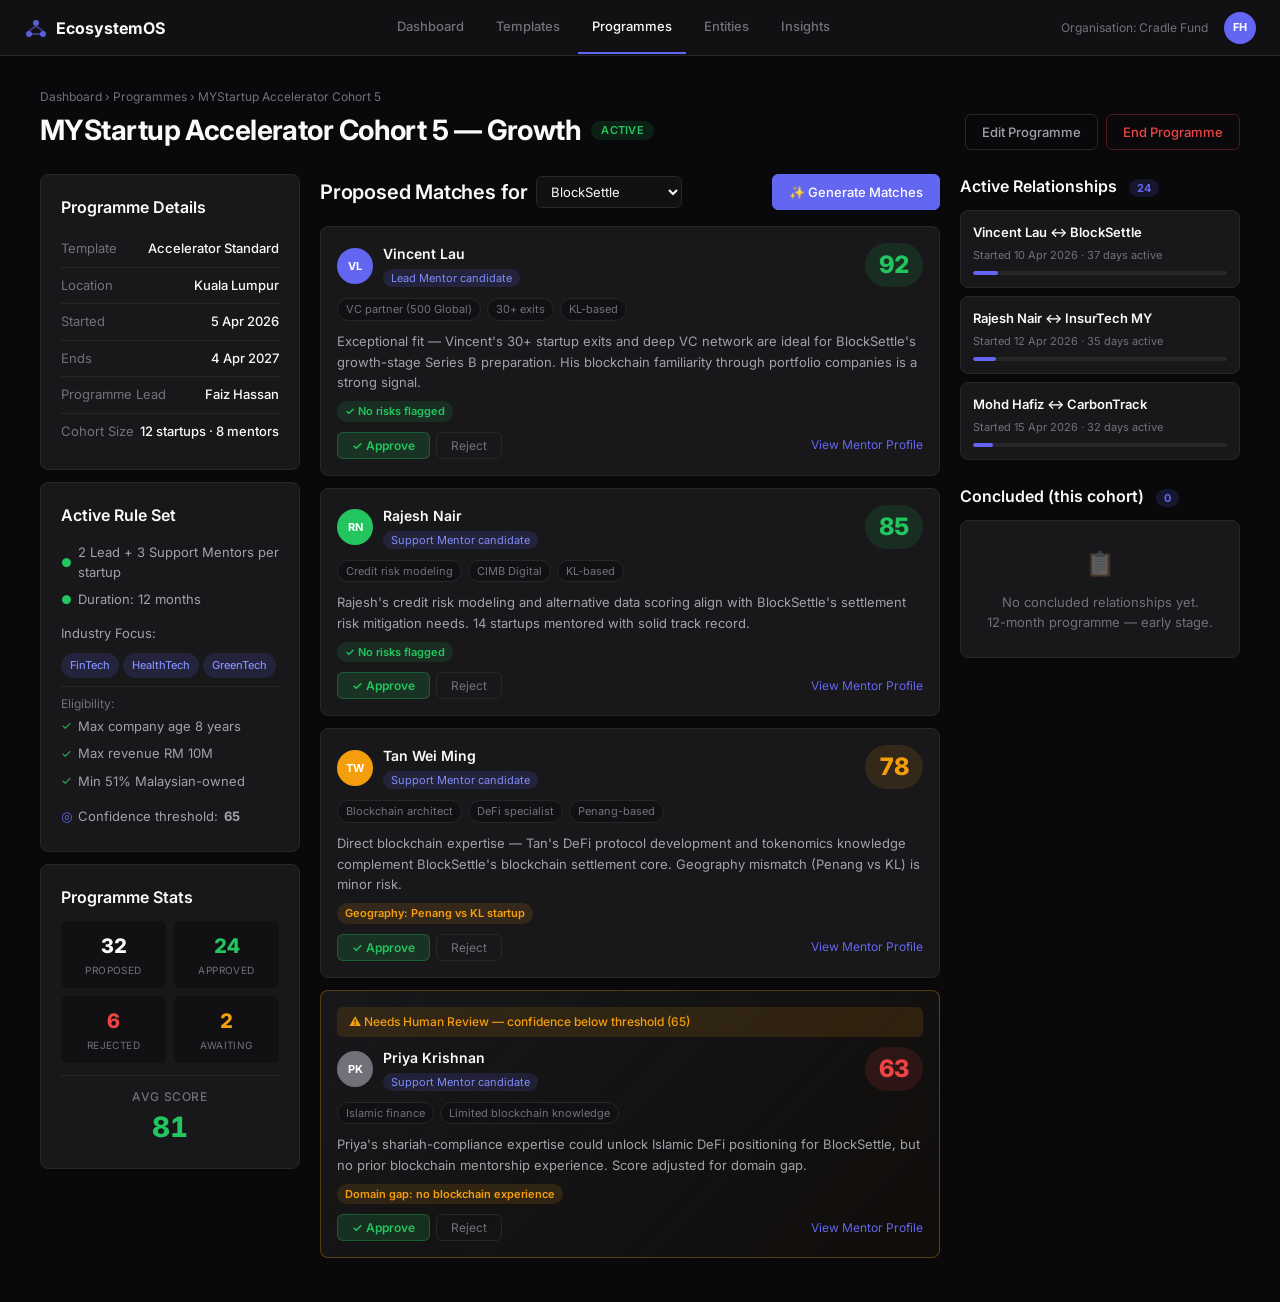
<file: programme_accelerator.html>
<!DOCTYPE html>
<html lang="en">
<head>
<meta charset="UTF-8"><meta name="viewport" content="width=device-width,initial-scale=1.0">
<title>MYStartup Accelerator Cohort 5 — EcosystemOS</title>
<link rel="stylesheet" href="css/styles.css">
<style>
.breadcrumb{font-size:.75rem;color:var(--text-muted);margin-bottom:8px}.breadcrumb a{color:var(--text-muted)}.breadcrumb a:hover{color:var(--accent)}.page-title-row{display:flex;justify-content:space-between;align-items:flex-start;flex-wrap:wrap;gap:12px}.page-title-row h1{display:flex;align-items:center;gap:10px}.title-actions{display:flex;gap:8px}.btn-danger{background:transparent;color:var(--score-low);border:1px solid rgba(239,68,68,.3)}.btn-danger:hover{background:var(--score-low-bg);border-color:var(--score-low)}.three-col{display:grid;grid-template-columns:260px 1fr 280px;gap:20px;margin-top:24px}.info-row{display:flex;justify-content:space-between;padding:8px 0;border-bottom:1px solid var(--border);font-size:.8125rem}.info-row:last-child{border-bottom:none}.info-label{color:var(--text-muted)}.info-value{color:var(--text-primary);font-weight:500;text-align:right}.rule-item{font-size:.8125rem;color:var(--text-secondary);padding:4px 0;display:flex;align-items:center;gap:6px}.rule-check{color:var(--score-high);font-size:.75rem}.mini-stats{display:grid;grid-template-columns:1fr 1fr;gap:8px}.mini-stat{text-align:center;padding:10px 6px;background:var(--bg-surface);border-radius:6px}.mini-stat .num{font-size:1.25rem;font-weight:800;font-variant-numeric:tabular-nums}.mini-stat .lbl{font-size:.625rem;color:var(--text-muted);text-transform:uppercase;letter-spacing:.04em;margin-top:2px}.match-header{display:flex;justify-content:space-between;align-items:center;margin-bottom:16px;flex-wrap:wrap;gap:8px}.match-header select{background:var(--bg-input);border:1px solid var(--border);color:var(--text-primary);padding:6px 10px;border-radius:var(--r-input);font-family:inherit;font-size:.8125rem}.match-card{border:1px solid var(--border);border-radius:var(--r-card);padding:16px;margin-bottom:12px;background:var(--bg-card);transition:all .2s var(--ease)}.match-card:hover{border-color:var(--border-hover);box-shadow:var(--shadow-sm)}.mc-top{display:flex;justify-content:space-between;align-items:flex-start}.mc-identity{display:flex;align-items:center;gap:10px}.mc-avatar{width:36px;height:36px;border-radius:50%;display:flex;align-items:center;justify-content:center;font-size:.6875rem;font-weight:700;color:#fff;flex-shrink:0}.mc-name{font-weight:600;font-size:.875rem}.mc-role{font-size:.6875rem;padding:2px 8px;border-radius:var(--r-pill);background:var(--accent-muted);color:var(--accent-hover)}.mc-score{font-size:1.5rem;font-weight:800;font-variant-numeric:tabular-nums;padding:4px 14px;border-radius:var(--r-pill);min-width:56px;text-align:center}.mc-tags{display:flex;gap:6px;flex-wrap:wrap;margin:10px 0}.mc-tag{font-size:.6875rem;padding:2px 8px;border-radius:var(--r-pill);background:var(--bg-surface);color:var(--text-muted);border:1px solid var(--border)}.mc-reasoning{font-size:.8125rem;color:var(--text-secondary);line-height:1.6;margin:8px 0}.mc-risks{display:flex;gap:6px;flex-wrap:wrap;margin:6px 0}.mc-risk{font-size:.6875rem;padding:2px 8px;border-radius:var(--r-pill);font-weight:600}.mc-risk-green{background:var(--score-high-bg);color:var(--score-high)}.mc-risk-amber{background:var(--score-mid-bg);color:var(--score-mid)}.mc-risk-red{background:var(--score-low-bg);color:var(--score-low)}.mc-actions{display:flex;gap:6px;margin-top:10px;align-items:center}.btn-approve{background:rgba(34,197,94,.15);color:var(--score-high);border:1px solid rgba(34,197,94,.3);font-size:.75rem;padding:5px 14px;border-radius:var(--r-btn);cursor:pointer;font-family:inherit;font-weight:600;transition:all .15s}.btn-approve:hover{background:rgba(34,197,94,.25)}.btn-reject{background:transparent;color:var(--text-muted);border:1px solid var(--border);font-size:.75rem;padding:5px 14px;border-radius:var(--r-btn);cursor:pointer;font-family:inherit;transition:all .15s}.btn-reject:hover{border-color:var(--score-low);color:var(--score-low)}.rel-card{padding:12px;border:1px solid var(--border);border-radius:var(--r-card);margin-bottom:8px;background:var(--bg-card)}.rel-parties{font-size:.8125rem;font-weight:600}.rel-meta{font-size:.6875rem;color:var(--text-muted);margin-top:4px}.rel-progress{height:4px;background:var(--border);border-radius:2px;margin-top:8px;overflow:hidden}.rel-progress-fill{height:100%;background:var(--accent);border-radius:2px}.section-count{background:var(--accent-muted);color:var(--accent);font-size:.6875rem;font-weight:700;padding:2px 8px;border-radius:var(--r-pill);margin-left:8px}.empty-state{text-align:center;padding:24px;color:var(--text-muted);font-size:.8125rem;line-height:1.6}.past-outcome{padding:12px;border:1px solid var(--border);border-radius:var(--r-card);margin-bottom:8px}.past-outcome .po-parties{font-size:.8125rem;font-weight:600}.past-outcome .po-cohort{font-size:.6875rem;color:var(--text-muted)}.past-outcome .po-rating{color:var(--score-mid);font-size:.75rem;margin-top:4px}.past-outcome .po-note{font-size:.75rem;color:var(--text-secondary);margin-top:4px;font-style:italic}
@media(max-width:1100px){.three-col{grid-template-columns:1fr;}}
</style>
</head>
<body>
<nav class="topnav">
  <a href="dashboard.html" class="topnav-logo"><svg viewBox="0 0 24 24" fill="none" stroke="currentColor" stroke-width="2" width="24" height="24"><circle cx="12" cy="7" r="3" fill="currentColor" stroke="none" opacity=".9"/><circle cx="5" cy="18" r="3" fill="currentColor" stroke="none" opacity=".9"/><circle cx="19" cy="18" r="3" fill="currentColor" stroke="none" opacity=".9"/><line x1="12" y1="10" x2="5" y2="15" opacity=".5"/><line x1="12" y1="10" x2="19" y2="15" opacity=".5"/><line x1="5" y1="18" x2="19" y2="18" opacity=".5"/></svg>EcosystemOS</a>
  <div class="topnav-links"><a href="dashboard.html">Dashboard</a><a href="templates.html">Templates</a><a href="programme.php" class="active">Programmes</a><a href="entities.html">Entities</a><a href="insights.html">Insights</a></div>
  <div class="topnav-right">
    <span class="topnav-org">Organisation: Cradle Fund</span>
    <div class="topnav-avatar" onclick="this.querySelector('.avatar-dropdown').classList.toggle('open')">FH<div class="avatar-dropdown"><a href="#">Profile</a><a href="#">Settings</a><a href="index.html">Sign out</a></div></div>
  </div>
</nav>

<div class="page">
  <div class="breadcrumb"><a href="dashboard.html">Dashboard</a> › <a href="programme.php">Programmes</a> › MYStartup Accelerator Cohort 5</div>
  <div class="page-title-row">
    <h1>MYStartup Accelerator Cohort 5 — Growth <span class="pill pill-active">Active</span></h1>
    <div class="title-actions"><button class="btn btn-secondary" onclick="alert('Edit Programme modal — same as Cohort 6 page')">Edit Programme</button><button class="btn btn-danger" onclick="alert('End Programme confirmation — same as Cohort 6 page')">End Programme</button></div>
  </div>

  <div class="three-col">
    <div>
      <div class="card" style="margin-bottom:12px">
        <h3 style="margin-bottom:12px">Programme Details</h3>
        <div class="info-row"><span class="info-label">Template</span><a href="templates.html" class="info-value" style="font-size:.8125rem">Accelerator Standard</a></div>
        <div class="info-row"><span class="info-label">Location</span><span class="info-value">Kuala Lumpur</span></div>
        <div class="info-row"><span class="info-label">Started</span><span class="info-value">5 Apr 2026</span></div>
        <div class="info-row"><span class="info-label">Ends</span><span class="info-value">4 Apr 2027</span></div>
        <div class="info-row"><span class="info-label">Programme Lead</span><span class="info-value">Faiz Hassan</span></div>
        <div class="info-row"><span class="info-label">Cohort Size</span><span class="info-value">12 startups · 8 mentors</span></div>
      </div>
      <div class="card" style="margin-bottom:12px">
        <h3 style="margin-bottom:12px">Active Rule Set</h3>
        <div class="rule-item"><span class="rule-check">●</span> 2 Lead + 3 Support Mentors per startup</div>
        <div class="rule-item"><span class="rule-check">●</span> Duration: 12 months</div>
        <div class="rule-item" style="margin:6px 0">Industry Focus:</div>
        <div style="display:flex;gap:4px;flex-wrap:wrap;margin-bottom:8px"><span class="chip">FinTech</span><span class="chip">HealthTech</span><span class="chip">GreenTech</span></div>
        <div style="font-size:.75rem;color:var(--text-muted);margin-top:8px;border-top:1px solid var(--border);padding-top:8px">Eligibility:</div>
        <div class="rule-item"><span class="rule-check">✓</span> Max company age 8 years</div>
        <div class="rule-item"><span class="rule-check">✓</span> Max revenue RM 10M</div>
        <div class="rule-item"><span class="rule-check">✓</span> Min 51% Malaysian-owned</div>
        <div class="rule-item" style="margin-top:8px"><span style="color:var(--accent)">◎</span> Confidence threshold: <strong>65</strong></div>
      </div>
      <div class="card">
        <h3 style="margin-bottom:12px">Programme Stats</h3>
        <div class="mini-stats">
          <div class="mini-stat"><div class="num" style="color:var(--text-primary)">32</div><div class="lbl">Proposed</div></div>
          <div class="mini-stat"><div class="num" style="color:var(--score-high)">24</div><div class="lbl">Approved</div></div>
          <div class="mini-stat"><div class="num" style="color:var(--score-low)">6</div><div class="lbl">Rejected</div></div>
          <div class="mini-stat"><div class="num" style="color:var(--score-mid)">2</div><div class="lbl">Awaiting</div></div>
        </div>
        <div style="text-align:center;margin-top:12px;padding-top:12px;border-top:1px solid var(--border)"><div class="label">Avg Score</div><div style="font-size:1.75rem;font-weight:800;color:var(--score-high);font-variant-numeric:tabular-nums">81</div></div>
      </div>
    </div>

    <div>
      <div class="match-header">
        <div style="display:flex;align-items:center;gap:8px">
          <h2>Proposed Matches for</h2>
          <select><option>BlockSettle</option><option>InsurTech MY</option><option>GenomMY</option><option>CampusConnect</option></select>
        </div>
        <button class="btn btn-primary" onclick="this.textContent='⏳ Generating...';var s=this;setTimeout(function(){s.textContent='✨ Generate Matches';alert('Gemini AI generated new match proposals.')},1500)">✨ Generate Matches</button>
      </div>

      <div class="match-card">
        <div class="mc-top"><div class="mc-identity"><div class="mc-avatar" style="background:#6366f1">VL</div><div><div class="mc-name">Vincent Lau</div><span class="mc-role">Lead Mentor candidate</span></div></div><div class="mc-score score-high">92</div></div>
        <div class="mc-tags"><span class="mc-tag">VC partner (500 Global)</span><span class="mc-tag">30+ exits</span><span class="mc-tag">KL-based</span></div>
        <div class="mc-reasoning">Exceptional fit — Vincent's 30+ startup exits and deep VC network are ideal for BlockSettle's growth-stage Series B preparation. His blockchain familiarity through portfolio companies is a strong signal.</div>
        <div class="mc-risks"><span class="mc-risk mc-risk-green">✓ No risks flagged</span></div>
        <div class="mc-actions"><button class="btn-approve" onclick="this.textContent='✓ Approved';this.disabled=true;this.style.opacity='.6'">✓ Approve</button><button class="btn-reject">Reject</button><a href="javascript:void(0)" style="font-size:.75rem;margin-left:auto" onclick="alert('Vincent Lau — FinTech VC · 500 Global Partner · 13 years exp · 30 startups mentored · ★★★★★ (4.8)')">View Mentor Profile</a></div>
      </div>

      <div class="match-card">
        <div class="mc-top"><div class="mc-identity"><div class="mc-avatar" style="background:#22c55e">RN</div><div><div class="mc-name">Rajesh Nair</div><span class="mc-role">Support Mentor candidate</span></div></div><div class="mc-score score-high">85</div></div>
        <div class="mc-tags"><span class="mc-tag">Credit risk modeling</span><span class="mc-tag">CIMB Digital</span><span class="mc-tag">KL-based</span></div>
        <div class="mc-reasoning">Rajesh's credit risk modeling and alternative data scoring align with BlockSettle's settlement risk mitigation needs. 14 startups mentored with solid track record.</div>
        <div class="mc-risks"><span class="mc-risk mc-risk-green">✓ No risks flagged</span></div>
        <div class="mc-actions"><button class="btn-approve" onclick="this.textContent='✓ Approved';this.disabled=true;this.style.opacity='.6'">✓ Approve</button><button class="btn-reject">Reject</button><a href="javascript:void(0)" style="font-size:.75rem;margin-left:auto" onclick="alert('Rajesh Nair — FinTech · Credit Risk Director, CIMB Digital · 12 years exp · 14 startups · ★★★★☆ (4.3)')">View Mentor Profile</a></div>
      </div>

      <div class="match-card">
        <div class="mc-top"><div class="mc-identity"><div class="mc-avatar" style="background:#f59e0b">TW</div><div><div class="mc-name">Tan Wei Ming</div><span class="mc-role">Support Mentor candidate</span></div></div><div class="mc-score score-mid">78</div></div>
        <div class="mc-tags"><span class="mc-tag">Blockchain architect</span><span class="mc-tag">DeFi specialist</span><span class="mc-tag">Penang-based</span></div>
        <div class="mc-reasoning">Direct blockchain expertise — Tan's DeFi protocol development and tokenomics knowledge complement BlockSettle's blockchain settlement core. Geography mismatch (Penang vs KL) is minor risk.</div>
        <div class="mc-risks"><span class="mc-risk mc-risk-amber">Geography: Penang vs KL startup</span></div>
        <div class="mc-actions"><button class="btn-approve" onclick="this.textContent='✓ Approved';this.disabled=true;this.style.opacity='.6'">✓ Approve</button><button class="btn-reject">Reject</button><a href="javascript:void(0)" style="font-size:.75rem;margin-left:auto" onclick="alert('Tan Wei Ming — FinTech/Blockchain · CTO, ChainLabs Asia · 10 years exp · 8 startups · ★★★★☆ (4.1)')">View Mentor Profile</a></div>
      </div>

      <div class="match-card" style="border-color:rgba(245,158,11,.3);background:linear-gradient(135deg,var(--bg-card),rgba(245,158,11,.03))">
        <div style="font-size:.75rem;padding:6px 12px;border-radius:6px;margin-bottom:10px;font-weight:500;background:var(--score-mid-bg);color:var(--score-mid)">⚠️ Needs Human Review — confidence below threshold (65)</div>
        <div class="mc-top"><div class="mc-identity"><div class="mc-avatar" style="background:#71717a">PK</div><div><div class="mc-name">Priya Krishnan</div><span class="mc-role">Support Mentor candidate</span></div></div><div class="mc-score score-low">63</div></div>
        <div class="mc-tags"><span class="mc-tag">Islamic finance</span><span class="mc-tag">Limited blockchain knowledge</span></div>
        <div class="mc-reasoning">Priya's shariah-compliance expertise could unlock Islamic DeFi positioning for BlockSettle, but no prior blockchain mentorship experience. Score adjusted for domain gap.</div>
        <div class="mc-risks"><span class="mc-risk mc-risk-amber">Domain gap: no blockchain experience</span></div>
        <div class="mc-actions"><button class="btn-approve" onclick="this.textContent='✓ Approved';this.disabled=true;this.style.opacity='.6'">✓ Approve</button><button class="btn-reject">Reject</button><a href="javascript:void(0)" style="font-size:.75rem;margin-left:auto" onclick="alert('Priya Krishnan — Islamic Finance · VP, Bank Islam Digital · 8 years exp · 3 startups · ★★★★☆ (4.0)')">View Mentor Profile</a></div>
      </div>
    </div>

    <div>
      <h3 style="margin-bottom:12px">Active Relationships <span class="section-count">24</span></h3>
      <div class="rel-card"><div class="rel-parties">Vincent Lau ↔ BlockSettle</div><div class="rel-meta">Started 10 Apr 2026 · 37 days active</div><div class="rel-progress"><div class="rel-progress-fill" style="width:10%"></div></div></div>
      <div class="rel-card"><div class="rel-parties">Rajesh Nair ↔ InsurTech MY</div><div class="rel-meta">Started 12 Apr 2026 · 35 days active</div><div class="rel-progress"><div class="rel-progress-fill" style="width:9%"></div></div></div>
      <div class="rel-card"><div class="rel-parties">Mohd Hafiz ↔ CarbonTrack</div><div class="rel-meta">Started 15 Apr 2026 · 32 days active</div><div class="rel-progress"><div class="rel-progress-fill" style="width:8%"></div></div></div>

      <h3 style="margin:24px 0 12px">Concluded (this cohort) <span class="section-count">0</span></h3>
      <div class="card empty-state"><div style="font-size:1.5rem;margin-bottom:8px;opacity:.3">📋</div>No concluded relationships yet.<br>12-month programme — early stage.</div>
    </div>
  </div>
</div>
<script>document.addEventListener('click',function(e){document.querySelectorAll('.avatar-dropdown.open').forEach(function(d){if(!d.parentElement.contains(e.target))d.classList.remove('open')})});</script>
</body>
</html>
</file>
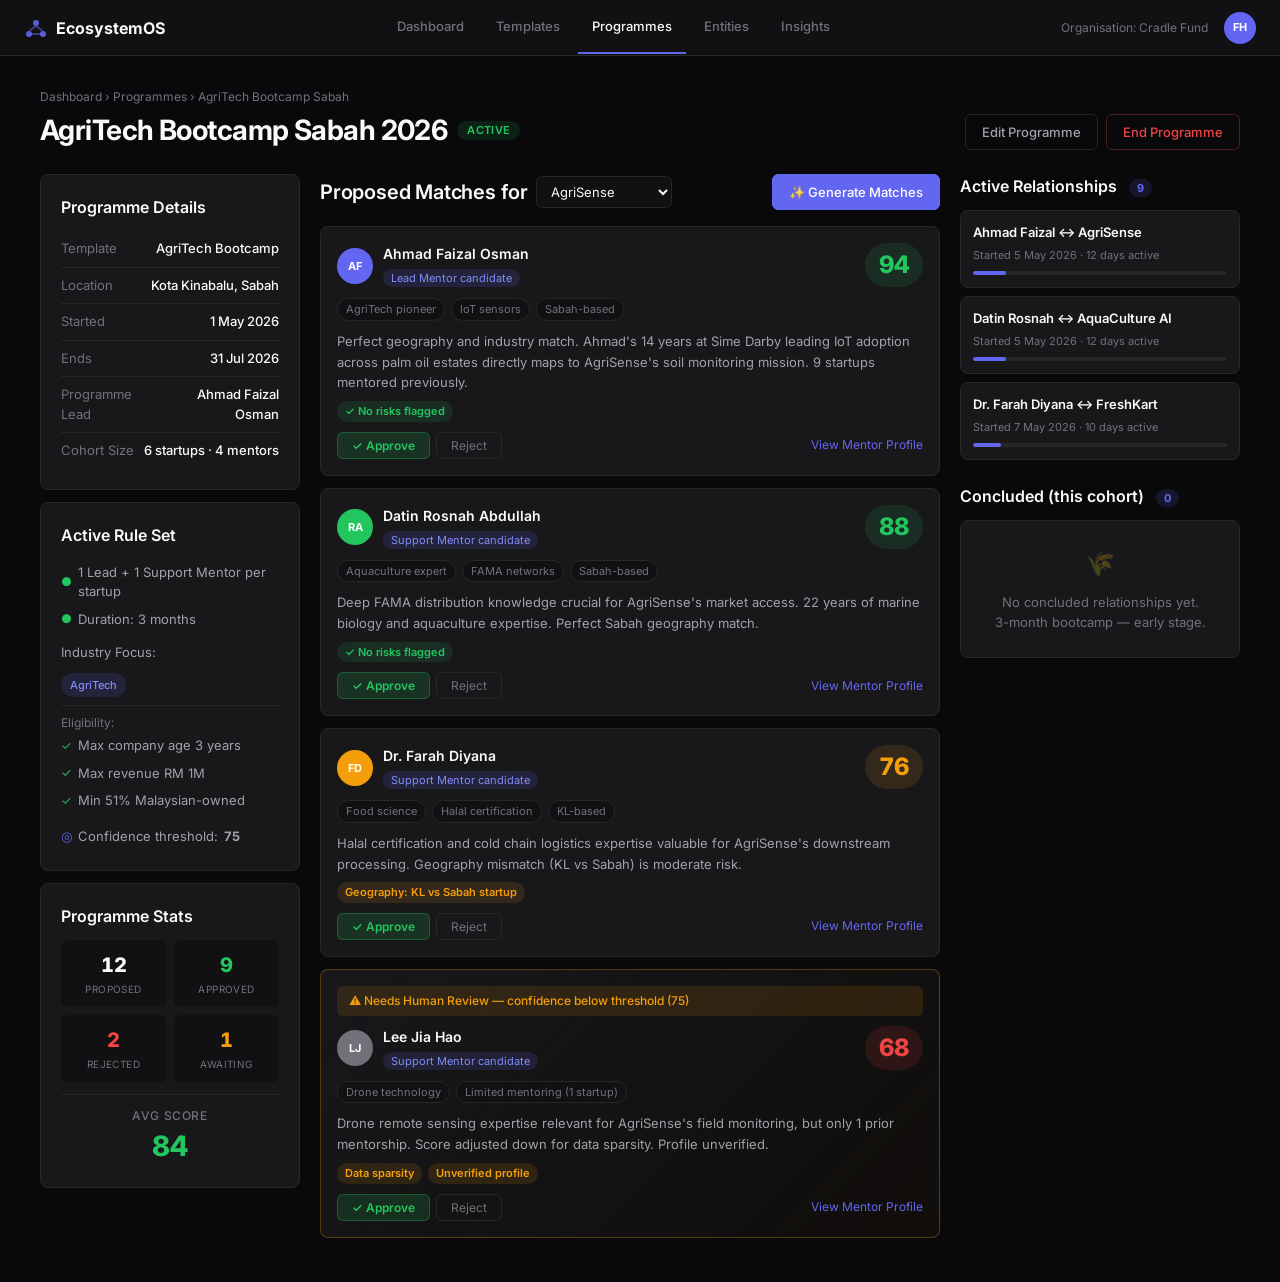
<file: programme_agritech.html>
<!DOCTYPE html>
<html lang="en">
<head>
<meta charset="UTF-8"><meta name="viewport" content="width=device-width,initial-scale=1.0">
<title>AgriTech Bootcamp Sabah — EcosystemOS</title>
<link rel="stylesheet" href="css/styles.css">
<style>.breadcrumb{font-size:.75rem;color:var(--text-muted);margin-bottom:8px}.breadcrumb a{color:var(--text-muted)}.breadcrumb a:hover{color:var(--accent)}.page-title-row{display:flex;justify-content:space-between;align-items:flex-start;flex-wrap:wrap;gap:12px}.page-title-row h1{display:flex;align-items:center;gap:10px}.title-actions{display:flex;gap:8px}.btn-danger{background:transparent;color:var(--score-low);border:1px solid rgba(239,68,68,.3)}.btn-danger:hover{background:var(--score-low-bg)}.three-col{display:grid;grid-template-columns:260px 1fr 280px;gap:20px;margin-top:24px}.info-row{display:flex;justify-content:space-between;padding:8px 0;border-bottom:1px solid var(--border);font-size:.8125rem}.info-row:last-child{border-bottom:none}.info-label{color:var(--text-muted)}.info-value{color:var(--text-primary);font-weight:500;text-align:right}.rule-item{font-size:.8125rem;color:var(--text-secondary);padding:4px 0;display:flex;align-items:center;gap:6px}.rule-check{color:var(--score-high);font-size:.75rem}.mini-stats{display:grid;grid-template-columns:1fr 1fr;gap:8px}.mini-stat{text-align:center;padding:10px 6px;background:var(--bg-surface);border-radius:6px}.mini-stat .num{font-size:1.25rem;font-weight:800;font-variant-numeric:tabular-nums}.mini-stat .lbl{font-size:.625rem;color:var(--text-muted);text-transform:uppercase;letter-spacing:.04em;margin-top:2px}.match-header{display:flex;justify-content:space-between;align-items:center;margin-bottom:16px;flex-wrap:wrap;gap:8px}.match-header select{background:var(--bg-input);border:1px solid var(--border);color:var(--text-primary);padding:6px 10px;border-radius:var(--r-input);font-family:inherit;font-size:.8125rem}.match-card{border:1px solid var(--border);border-radius:var(--r-card);padding:16px;margin-bottom:12px;background:var(--bg-card);transition:all .2s var(--ease)}.match-card:hover{border-color:var(--border-hover)}.mc-top{display:flex;justify-content:space-between;align-items:flex-start}.mc-identity{display:flex;align-items:center;gap:10px}.mc-avatar{width:36px;height:36px;border-radius:50%;display:flex;align-items:center;justify-content:center;font-size:.6875rem;font-weight:700;color:#fff;flex-shrink:0}.mc-name{font-weight:600;font-size:.875rem}.mc-role{font-size:.6875rem;padding:2px 8px;border-radius:var(--r-pill);background:var(--accent-muted);color:var(--accent-hover)}.mc-score{font-size:1.5rem;font-weight:800;font-variant-numeric:tabular-nums;padding:4px 14px;border-radius:var(--r-pill);min-width:56px;text-align:center}.mc-tags{display:flex;gap:6px;flex-wrap:wrap;margin:10px 0}.mc-tag{font-size:.6875rem;padding:2px 8px;border-radius:var(--r-pill);background:var(--bg-surface);color:var(--text-muted);border:1px solid var(--border)}.mc-reasoning{font-size:.8125rem;color:var(--text-secondary);line-height:1.6;margin:8px 0}.mc-risks{display:flex;gap:6px;flex-wrap:wrap;margin:6px 0}.mc-risk{font-size:.6875rem;padding:2px 8px;border-radius:var(--r-pill);font-weight:600}.mc-risk-green{background:var(--score-high-bg);color:var(--score-high)}.mc-risk-amber{background:var(--score-mid-bg);color:var(--score-mid)}.mc-actions{display:flex;gap:6px;margin-top:10px;align-items:center}.btn-approve{background:rgba(34,197,94,.15);color:var(--score-high);border:1px solid rgba(34,197,94,.3);font-size:.75rem;padding:5px 14px;border-radius:var(--r-btn);cursor:pointer;font-family:inherit;font-weight:600}.btn-reject{background:transparent;color:var(--text-muted);border:1px solid var(--border);font-size:.75rem;padding:5px 14px;border-radius:var(--r-btn);cursor:pointer;font-family:inherit}.rel-card{padding:12px;border:1px solid var(--border);border-radius:var(--r-card);margin-bottom:8px;background:var(--bg-card)}.rel-parties{font-size:.8125rem;font-weight:600}.rel-meta{font-size:.6875rem;color:var(--text-muted);margin-top:4px}.rel-progress{height:4px;background:var(--border);border-radius:2px;margin-top:8px;overflow:hidden}.rel-progress-fill{height:100%;background:var(--accent);border-radius:2px}.section-count{background:var(--accent-muted);color:var(--accent);font-size:.6875rem;font-weight:700;padding:2px 8px;border-radius:var(--r-pill);margin-left:8px}.empty-state{text-align:center;padding:24px;color:var(--text-muted);font-size:.8125rem;line-height:1.6}@media(max-width:1100px){.three-col{grid-template-columns:1fr;}}</style>
</head>
<body>
<nav class="topnav">
  <a href="dashboard.html" class="topnav-logo"><svg viewBox="0 0 24 24" fill="none" stroke="currentColor" stroke-width="2" width="24" height="24"><circle cx="12" cy="7" r="3" fill="currentColor" stroke="none" opacity=".9"/><circle cx="5" cy="18" r="3" fill="currentColor" stroke="none" opacity=".9"/><circle cx="19" cy="18" r="3" fill="currentColor" stroke="none" opacity=".9"/><line x1="12" y1="10" x2="5" y2="15" opacity=".5"/><line x1="12" y1="10" x2="19" y2="15" opacity=".5"/><line x1="5" y1="18" x2="19" y2="18" opacity=".5"/></svg>EcosystemOS</a>
  <div class="topnav-links"><a href="dashboard.html">Dashboard</a><a href="templates.html">Templates</a><a href="programme.php" class="active">Programmes</a><a href="entities.html">Entities</a><a href="insights.html">Insights</a></div>
  <div class="topnav-right"><span class="topnav-org">Organisation: Cradle Fund</span><div class="topnav-avatar" onclick="this.querySelector('.avatar-dropdown').classList.toggle('open')">FH<div class="avatar-dropdown"><a href="#">Profile</a><a href="index.html">Sign out</a></div></div></div>
</nav>
<div class="page">
  <div class="breadcrumb"><a href="dashboard.html">Dashboard</a> › <a href="programme.php">Programmes</a> › AgriTech Bootcamp Sabah</div>
  <div class="page-title-row">
    <h1>AgriTech Bootcamp Sabah 2026 <span class="pill pill-active">Active</span></h1>
    <div class="title-actions"><button class="btn btn-secondary" onclick="alert('Edit Programme modal')">Edit Programme</button><button class="btn btn-danger" onclick="alert('End Programme confirmation')">End Programme</button></div>
  </div>
  <div class="three-col">
    <div>
      <div class="card" style="margin-bottom:12px">
        <h3 style="margin-bottom:12px">Programme Details</h3>
        <div class="info-row"><span class="info-label">Template</span><a href="templates.html" class="info-value" style="font-size:.8125rem">AgriTech Bootcamp</a></div>
        <div class="info-row"><span class="info-label">Location</span><span class="info-value">Kota Kinabalu, Sabah</span></div>
        <div class="info-row"><span class="info-label">Started</span><span class="info-value">1 May 2026</span></div>
        <div class="info-row"><span class="info-label">Ends</span><span class="info-value">31 Jul 2026</span></div>
        <div class="info-row"><span class="info-label">Programme Lead</span><span class="info-value">Ahmad Faizal Osman</span></div>
        <div class="info-row"><span class="info-label">Cohort Size</span><span class="info-value">6 startups · 4 mentors</span></div>
      </div>
      <div class="card" style="margin-bottom:12px">
        <h3 style="margin-bottom:12px">Active Rule Set</h3>
        <div class="rule-item"><span class="rule-check">●</span> 1 Lead + 1 Support Mentor per startup</div>
        <div class="rule-item"><span class="rule-check">●</span> Duration: 3 months</div>
        <div class="rule-item" style="margin:6px 0">Industry Focus:</div>
        <div style="display:flex;gap:4px;flex-wrap:wrap;margin-bottom:8px"><span class="chip">AgriTech</span></div>
        <div style="font-size:.75rem;color:var(--text-muted);margin-top:8px;border-top:1px solid var(--border);padding-top:8px">Eligibility:</div>
        <div class="rule-item"><span class="rule-check">✓</span> Max company age 3 years</div>
        <div class="rule-item"><span class="rule-check">✓</span> Max revenue RM 1M</div>
        <div class="rule-item"><span class="rule-check">✓</span> Min 51% Malaysian-owned</div>
        <div class="rule-item" style="margin-top:8px"><span style="color:var(--accent)">◎</span> Confidence threshold: <strong>75</strong></div>
      </div>
      <div class="card">
        <h3 style="margin-bottom:12px">Programme Stats</h3>
        <div class="mini-stats">
          <div class="mini-stat"><div class="num" style="color:var(--text-primary)">12</div><div class="lbl">Proposed</div></div>
          <div class="mini-stat"><div class="num" style="color:var(--score-high)">9</div><div class="lbl">Approved</div></div>
          <div class="mini-stat"><div class="num" style="color:var(--score-low)">2</div><div class="lbl">Rejected</div></div>
          <div class="mini-stat"><div class="num" style="color:var(--score-mid)">1</div><div class="lbl">Awaiting</div></div>
        </div>
        <div style="text-align:center;margin-top:12px;padding-top:12px;border-top:1px solid var(--border)"><div class="label">Avg Score</div><div style="font-size:1.75rem;font-weight:800;color:var(--score-high);font-variant-numeric:tabular-nums">84</div></div>
      </div>
    </div>
    <div>
      <div class="match-header">
        <div style="display:flex;align-items:center;gap:8px"><h2>Proposed Matches for</h2><select><option>AgriSense</option><option>AquaCulture AI</option><option>PadiTech</option><option>FreshKart</option></select></div>
        <button class="btn btn-primary" onclick="this.textContent='⏳ Generating...';var s=this;setTimeout(function(){s.textContent='✨ Generate Matches';alert('Gemini AI generated new match proposals.')},1500)">✨ Generate Matches</button>
      </div>
      <div class="match-card">
        <div class="mc-top"><div class="mc-identity"><div class="mc-avatar" style="background:#6366f1">AF</div><div><div class="mc-name">Ahmad Faizal Osman</div><span class="mc-role">Lead Mentor candidate</span></div></div><div class="mc-score score-high">94</div></div>
        <div class="mc-tags"><span class="mc-tag">AgriTech pioneer</span><span class="mc-tag">IoT sensors</span><span class="mc-tag">Sabah-based</span></div>
        <div class="mc-reasoning">Perfect geography and industry match. Ahmad's 14 years at Sime Darby leading IoT adoption across palm oil estates directly maps to AgriSense's soil monitoring mission. 9 startups mentored previously.</div>
        <div class="mc-risks"><span class="mc-risk mc-risk-green">✓ No risks flagged</span></div>
        <div class="mc-actions"><button class="btn-approve" onclick="this.textContent='✓ Approved';this.disabled=true;this.style.opacity='.6'">✓ Approve</button><button class="btn-reject">Reject</button><a href="javascript:void(0)" style="font-size:.75rem;margin-left:auto" onclick="alert('Ahmad Faizal Osman — AgriTech · Agri-Innovation Director, Sime Darby · 14 years exp · 9 startups · ★★★★★ (4.9)')">View Mentor Profile</a></div>
      </div>
      <div class="match-card">
        <div class="mc-top"><div class="mc-identity"><div class="mc-avatar" style="background:#22c55e">RA</div><div><div class="mc-name">Datin Rosnah Abdullah</div><span class="mc-role">Support Mentor candidate</span></div></div><div class="mc-score score-high">88</div></div>
        <div class="mc-tags"><span class="mc-tag">Aquaculture expert</span><span class="mc-tag">FAMA networks</span><span class="mc-tag">Sabah-based</span></div>
        <div class="mc-reasoning">Deep FAMA distribution knowledge crucial for AgriSense's market access. 22 years of marine biology and aquaculture expertise. Perfect Sabah geography match.</div>
        <div class="mc-risks"><span class="mc-risk mc-risk-green">✓ No risks flagged</span></div>
        <div class="mc-actions"><button class="btn-approve" onclick="this.textContent='✓ Approved';this.disabled=true;this.style.opacity='.6'">✓ Approve</button><button class="btn-reject">Reject</button><a href="javascript:void(0)" style="font-size:.75rem;margin-left:auto" onclick="alert('Datin Rosnah Abdullah — AgriTech · Prof Emeritus, UMS · 22 years exp · 5 startups · ★★★★☆ (4.5)')">View Mentor Profile</a></div>
      </div>
      <div class="match-card">
        <div class="mc-top"><div class="mc-identity"><div class="mc-avatar" style="background:#f59e0b">FD</div><div><div class="mc-name">Dr. Farah Diyana</div><span class="mc-role">Support Mentor candidate</span></div></div><div class="mc-score score-mid">76</div></div>
        <div class="mc-tags"><span class="mc-tag">Food science</span><span class="mc-tag">Halal certification</span><span class="mc-tag">KL-based</span></div>
        <div class="mc-reasoning">Halal certification and cold chain logistics expertise valuable for AgriSense's downstream processing. Geography mismatch (KL vs Sabah) is moderate risk.</div>
        <div class="mc-risks"><span class="mc-risk mc-risk-amber">Geography: KL vs Sabah startup</span></div>
        <div class="mc-actions"><button class="btn-approve" onclick="this.textContent='✓ Approved';this.disabled=true;this.style.opacity='.6'">✓ Approve</button><button class="btn-reject">Reject</button><a href="javascript:void(0)" style="font-size:.75rem;margin-left:auto" onclick="alert('Dr. Farah Diyana — AgriTech/Food Science · R&D Manager, Nestle MY · 10 years exp · 2 startups · ★★★★☆ (4.0)')">View Mentor Profile</a></div>
      </div>
      <div class="match-card" style="border-color:rgba(245,158,11,.3);background:linear-gradient(135deg,var(--bg-card),rgba(245,158,11,.03))">
        <div style="font-size:.75rem;padding:6px 12px;border-radius:6px;margin-bottom:10px;font-weight:500;background:var(--score-mid-bg);color:var(--score-mid)">⚠️ Needs Human Review — confidence below threshold (75)</div>
        <div class="mc-top"><div class="mc-identity"><div class="mc-avatar" style="background:#71717a">LJ</div><div><div class="mc-name">Lee Jia Hao</div><span class="mc-role">Support Mentor candidate</span></div></div><div class="mc-score score-low">68</div></div>
        <div class="mc-tags"><span class="mc-tag">Drone technology</span><span class="mc-tag">Limited mentoring (1 startup)</span></div>
        <div class="mc-reasoning">Drone remote sensing expertise relevant for AgriSense's field monitoring, but only 1 prior mentorship. Score adjusted down for data sparsity. Profile unverified.</div>
        <div class="mc-risks"><span class="mc-risk mc-risk-amber">Data sparsity</span><span class="mc-risk mc-risk-amber">Unverified profile</span></div>
        <div class="mc-actions"><button class="btn-approve" onclick="this.textContent='✓ Approved';this.disabled=true;this.style.opacity='.6'">✓ Approve</button><button class="btn-reject">Reject</button><a href="javascript:void(0)" style="font-size:.75rem;margin-left:auto" onclick="alert('Lee Jia Hao — AgriTech · Drone engineer, independent · 5 years exp · 1 startup · ⚠ Unverified')">View Mentor Profile</a></div>
      </div>
    </div>
    <div>
      <h3 style="margin-bottom:12px">Active Relationships <span class="section-count">9</span></h3>
      <div class="rel-card"><div class="rel-parties">Ahmad Faizal ↔ AgriSense</div><div class="rel-meta">Started 5 May 2026 · 12 days active</div><div class="rel-progress"><div class="rel-progress-fill" style="width:13%"></div></div></div>
      <div class="rel-card"><div class="rel-parties">Datin Rosnah ↔ AquaCulture AI</div><div class="rel-meta">Started 5 May 2026 · 12 days active</div><div class="rel-progress"><div class="rel-progress-fill" style="width:13%"></div></div></div>
      <div class="rel-card"><div class="rel-parties">Dr. Farah Diyana ↔ FreshKart</div><div class="rel-meta">Started 7 May 2026 · 10 days active</div><div class="rel-progress"><div class="rel-progress-fill" style="width:11%"></div></div></div>
      <h3 style="margin:24px 0 12px">Concluded (this cohort) <span class="section-count">0</span></h3>
      <div class="card empty-state"><div style="font-size:1.5rem;margin-bottom:8px;opacity:.3">🌾</div>No concluded relationships yet.<br>3-month bootcamp — early stage.</div>
    </div>
  </div>
</div>
<script>document.addEventListener('click',function(e){document.querySelectorAll('.avatar-dropdown.open').forEach(function(d){if(!d.parentElement.contains(e.target))d.classList.remove('open')})});</script>
</body>
</html>
</file>
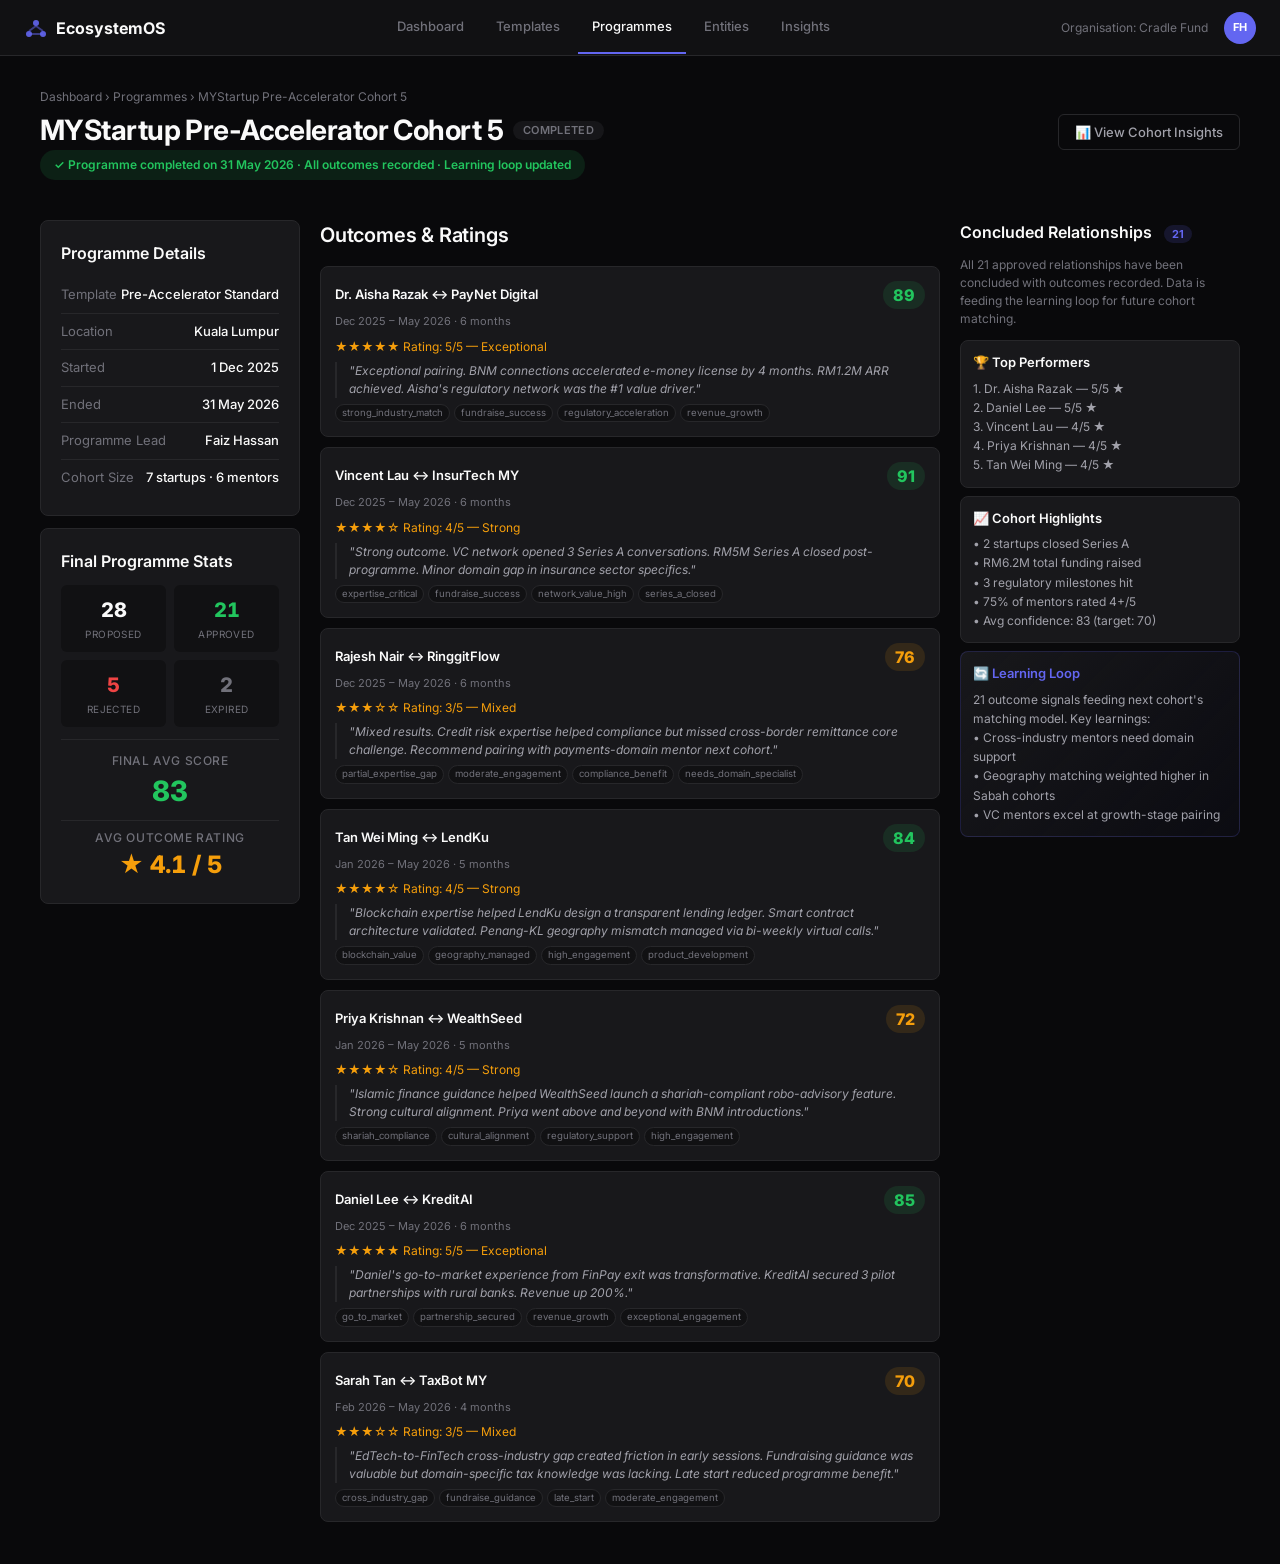
<file: programme_cohort5.html>
<!DOCTYPE html>
<html lang="en">
<head>
<meta charset="UTF-8"><meta name="viewport" content="width=device-width,initial-scale=1.0">
<title>MYStartup Pre-Accelerator Cohort 5 — EcosystemOS</title>
<link rel="stylesheet" href="css/styles.css">
<style>.breadcrumb{font-size:.75rem;color:var(--text-muted);margin-bottom:8px}.breadcrumb a{color:var(--text-muted)}.breadcrumb a:hover{color:var(--accent)}.page-title-row{display:flex;justify-content:space-between;align-items:flex-start;flex-wrap:wrap;gap:12px}.page-title-row h1{display:flex;align-items:center;gap:10px}.three-col{display:grid;grid-template-columns:260px 1fr 280px;gap:20px;margin-top:24px}.info-row{display:flex;justify-content:space-between;padding:8px 0;border-bottom:1px solid var(--border);font-size:.8125rem}.info-row:last-child{border-bottom:none}.info-label{color:var(--text-muted)}.info-value{color:var(--text-primary);font-weight:500;text-align:right}.rule-item{font-size:.8125rem;color:var(--text-secondary);padding:4px 0;display:flex;align-items:center;gap:6px}.rule-check{color:var(--score-high);font-size:.75rem}.mini-stats{display:grid;grid-template-columns:1fr 1fr;gap:8px}.mini-stat{text-align:center;padding:10px 6px;background:var(--bg-surface);border-radius:6px}.mini-stat .num{font-size:1.25rem;font-weight:800;font-variant-numeric:tabular-nums}.mini-stat .lbl{font-size:.625rem;color:var(--text-muted);text-transform:uppercase;letter-spacing:.04em;margin-top:2px}.section-count{background:var(--accent-muted);color:var(--accent);font-size:.6875rem;font-weight:700;padding:2px 8px;border-radius:var(--r-pill);margin-left:8px}.outcome-card{padding:14px;border:1px solid var(--border);border-radius:var(--r-card);margin-bottom:10px;background:var(--bg-card)}.oc-header{display:flex;justify-content:space-between;align-items:center}.oc-parties{font-size:.8125rem;font-weight:600;color:var(--text-primary)}.oc-score{font-size:1rem;font-weight:800;padding:2px 10px;border-radius:var(--r-pill)}.oc-meta{font-size:.6875rem;color:var(--text-muted);margin-top:4px}.oc-rating{margin-top:8px;font-size:.75rem;color:var(--score-mid)}.oc-note{font-size:.75rem;color:var(--text-secondary);margin-top:6px;line-height:1.5;font-style:italic;padding-left:12px;border-left:2px solid var(--border)}.oc-tags{display:flex;gap:4px;flex-wrap:wrap;margin-top:6px}.oc-tag{font-size:.6rem;padding:1px 6px;border-radius:var(--r-pill);background:var(--bg-surface);color:var(--text-muted);border:1px solid var(--border)}.completed-badge{display:inline-flex;align-items:center;gap:6px;background:var(--score-high-bg);color:var(--score-high);padding:6px 14px;border-radius:var(--r-pill);font-size:.75rem;font-weight:600;margin-bottom:16px}@media(max-width:1100px){.three-col{grid-template-columns:1fr;}}</style>
</head>
<body>
<nav class="topnav">
  <a href="dashboard.html" class="topnav-logo"><svg viewBox="0 0 24 24" fill="none" stroke="currentColor" stroke-width="2" width="24" height="24"><circle cx="12" cy="7" r="3" fill="currentColor" stroke="none" opacity=".9"/><circle cx="5" cy="18" r="3" fill="currentColor" stroke="none" opacity=".9"/><circle cx="19" cy="18" r="3" fill="currentColor" stroke="none" opacity=".9"/><line x1="12" y1="10" x2="5" y2="15" opacity=".5"/><line x1="12" y1="10" x2="19" y2="15" opacity=".5"/><line x1="5" y1="18" x2="19" y2="18" opacity=".5"/></svg>EcosystemOS</a>
  <div class="topnav-links"><a href="dashboard.html">Dashboard</a><a href="templates.html">Templates</a><a href="programme.php" class="active">Programmes</a><a href="entities.html">Entities</a><a href="insights.html">Insights</a></div>
  <div class="topnav-right"><span class="topnav-org">Organisation: Cradle Fund</span><div class="topnav-avatar" onclick="this.querySelector('.avatar-dropdown').classList.toggle('open')">FH<div class="avatar-dropdown"><a href="#">Profile</a><a href="index.html">Sign out</a></div></div></div>
</nav>
<div class="page">
  <div class="breadcrumb"><a href="dashboard.html">Dashboard</a> › <a href="programme.php">Programmes</a> › MYStartup Pre-Accelerator Cohort 5</div>
  <div class="page-title-row">
    <h1>MYStartup Pre-Accelerator Cohort 5 <span class="pill pill-completed">Completed</span></h1>
    <a href="insights.html" class="btn btn-secondary" style="text-decoration:none">📊 View Cohort Insights</a>
  </div>
  <div class="completed-badge">✓ Programme completed on 31 May 2026 · All outcomes recorded · Learning loop updated</div>
  <div class="three-col">
    <div>
      <div class="card" style="margin-bottom:12px">
        <h3 style="margin-bottom:12px">Programme Details</h3>
        <div class="info-row"><span class="info-label">Template</span><a href="templates.html" class="info-value" style="font-size:.8125rem">Pre-Accelerator Standard</a></div>
        <div class="info-row"><span class="info-label">Location</span><span class="info-value">Kuala Lumpur</span></div>
        <div class="info-row"><span class="info-label">Started</span><span class="info-value">1 Dec 2025</span></div>
        <div class="info-row"><span class="info-label">Ended</span><span class="info-value">31 May 2026</span></div>
        <div class="info-row"><span class="info-label">Programme Lead</span><span class="info-value">Faiz Hassan</span></div>
        <div class="info-row"><span class="info-label">Cohort Size</span><span class="info-value">7 startups · 6 mentors</span></div>
      </div>
      <div class="card">
        <h3 style="margin-bottom:12px">Final Programme Stats</h3>
        <div class="mini-stats">
          <div class="mini-stat"><div class="num" style="color:var(--text-primary)">28</div><div class="lbl">Proposed</div></div>
          <div class="mini-stat"><div class="num" style="color:var(--score-high)">21</div><div class="lbl">Approved</div></div>
          <div class="mini-stat"><div class="num" style="color:var(--score-low)">5</div><div class="lbl">Rejected</div></div>
          <div class="mini-stat"><div class="num" style="color:var(--text-muted)">2</div><div class="lbl">Expired</div></div>
        </div>
        <div style="text-align:center;margin-top:12px;padding-top:12px;border-top:1px solid var(--border)"><div class="label">Final Avg Score</div><div style="font-size:1.75rem;font-weight:800;color:var(--score-high);font-variant-numeric:tabular-nums">83</div></div>
        <div style="text-align:center;margin-top:8px;padding-top:8px;border-top:1px solid var(--border)"><div class="label">Avg Outcome Rating</div><div style="font-size:1.5rem;font-weight:800;color:var(--score-mid);font-variant-numeric:tabular-nums">★ 4.1 / 5</div></div>
      </div>
    </div>
    <div>
      <h2 style="margin-bottom:16px">Outcomes & Ratings</h2>
      <div class="outcome-card">
        <div class="oc-header"><div class="oc-parties">Dr. Aisha Razak ↔ PayNet Digital</div><div class="oc-score score-high">89</div></div>
        <div class="oc-meta">Dec 2025 – May 2026 · 6 months</div>
        <div class="oc-rating">★★★★★ Rating: 5/5 — Exceptional</div>
        <div class="oc-note">"Exceptional pairing. BNM connections accelerated e-money license by 4 months. RM1.2M ARR achieved. Aisha's regulatory network was the #1 value driver."</div>
        <div class="oc-tags"><span class="oc-tag">strong_industry_match</span><span class="oc-tag">fundraise_success</span><span class="oc-tag">regulatory_acceleration</span><span class="oc-tag">revenue_growth</span></div>
      </div>
      <div class="outcome-card">
        <div class="oc-header"><div class="oc-parties">Vincent Lau ↔ InsurTech MY</div><div class="oc-score score-high">91</div></div>
        <div class="oc-meta">Dec 2025 – May 2026 · 6 months</div>
        <div class="oc-rating">★★★★☆ Rating: 4/5 — Strong</div>
        <div class="oc-note">"Strong outcome. VC network opened 3 Series A conversations. RM5M Series A closed post-programme. Minor domain gap in insurance sector specifics."</div>
        <div class="oc-tags"><span class="oc-tag">expertise_critical</span><span class="oc-tag">fundraise_success</span><span class="oc-tag">network_value_high</span><span class="oc-tag">series_a_closed</span></div>
      </div>
      <div class="outcome-card">
        <div class="oc-header"><div class="oc-parties">Rajesh Nair ↔ RinggitFlow</div><div class="oc-score score-mid">76</div></div>
        <div class="oc-meta">Dec 2025 – May 2026 · 6 months</div>
        <div class="oc-rating">★★★☆☆ Rating: 3/5 — Mixed</div>
        <div class="oc-note">"Mixed results. Credit risk expertise helped compliance but missed cross-border remittance core challenge. Recommend pairing with payments-domain mentor next cohort."</div>
        <div class="oc-tags"><span class="oc-tag">partial_expertise_gap</span><span class="oc-tag">moderate_engagement</span><span class="oc-tag">compliance_benefit</span><span class="oc-tag">needs_domain_specialist</span></div>
      </div>
      <div class="outcome-card">
        <div class="oc-header"><div class="oc-parties">Tan Wei Ming ↔ LendKu</div><div class="oc-score score-high">84</div></div>
        <div class="oc-meta">Jan 2026 – May 2026 · 5 months</div>
        <div class="oc-rating">★★★★☆ Rating: 4/5 — Strong</div>
        <div class="oc-note">"Blockchain expertise helped LendKu design a transparent lending ledger. Smart contract architecture validated. Penang-KL geography mismatch managed via bi-weekly virtual calls."</div>
        <div class="oc-tags"><span class="oc-tag">blockchain_value</span><span class="oc-tag">geography_managed</span><span class="oc-tag">high_engagement</span><span class="oc-tag">product_development</span></div>
      </div>
      <div class="outcome-card">
        <div class="oc-header"><div class="oc-parties">Priya Krishnan ↔ WealthSeed</div><div class="oc-score score-mid">72</div></div>
        <div class="oc-meta">Jan 2026 – May 2026 · 5 months</div>
        <div class="oc-rating">★★★★☆ Rating: 4/5 — Strong</div>
        <div class="oc-note">"Islamic finance guidance helped WealthSeed launch a shariah-compliant robo-advisory feature. Strong cultural alignment. Priya went above and beyond with BNM introductions."</div>
        <div class="oc-tags"><span class="oc-tag">shariah_compliance</span><span class="oc-tag">cultural_alignment</span><span class="oc-tag">regulatory_support</span><span class="oc-tag">high_engagement</span></div>
      </div>
      <div class="outcome-card">
        <div class="oc-header"><div class="oc-parties">Daniel Lee ↔ KreditAI</div><div class="oc-score score-high">85</div></div>
        <div class="oc-meta">Dec 2025 – May 2026 · 6 months</div>
        <div class="oc-rating">★★★★★ Rating: 5/5 — Exceptional</div>
        <div class="oc-note">"Daniel's go-to-market experience from FinPay exit was transformative. KreditAI secured 3 pilot partnerships with rural banks. Revenue up 200%."</div>
        <div class="oc-tags"><span class="oc-tag">go_to_market</span><span class="oc-tag">partnership_secured</span><span class="oc-tag">revenue_growth</span><span class="oc-tag">exceptional_engagement</span></div>
      </div>
      <div class="outcome-card">
        <div class="oc-header"><div class="oc-parties">Sarah Tan ↔ TaxBot MY</div><div class="oc-score score-mid">70</div></div>
        <div class="oc-meta">Feb 2026 – May 2026 · 4 months</div>
        <div class="oc-rating">★★★☆☆ Rating: 3/5 — Mixed</div>
        <div class="oc-note">"EdTech-to-FinTech cross-industry gap created friction in early sessions. Fundraising guidance was valuable but domain-specific tax knowledge was lacking. Late start reduced programme benefit."</div>
        <div class="oc-tags"><span class="oc-tag">cross_industry_gap</span><span class="oc-tag">fundraise_guidance</span><span class="oc-tag">late_start</span><span class="oc-tag">moderate_engagement</span></div>
      </div>
    </div>
    <div>
      <h3 style="margin-bottom:12px">Concluded Relationships <span class="section-count">21</span></h3>
      <p style="font-size:.75rem;color:var(--text-muted);margin-bottom:12px;line-height:1.5">All 21 approved relationships have been concluded with outcomes recorded. Data is feeding the learning loop for future cohort matching.</p>
      <div style="padding:12px;border:1px solid var(--border);border-radius:var(--r-card);background:var(--bg-card);margin-bottom:8px"><div style="font-size:.8125rem;font-weight:600">🏆 Top Performers</div><div style="font-size:.75rem;color:var(--text-secondary);margin-top:6px;line-height:1.6">1. Dr. Aisha Razak — 5/5 ★<br>2. Daniel Lee — 5/5 ★<br>3. Vincent Lau — 4/5 ★<br>4. Priya Krishnan — 4/5 ★<br>5. Tan Wei Ming — 4/5 ★</div></div>
      <div style="padding:12px;border:1px solid var(--border);border-radius:var(--r-card);background:var(--bg-card);margin-bottom:8px"><div style="font-size:.8125rem;font-weight:600">📈 Cohort Highlights</div><div style="font-size:.75rem;color:var(--text-secondary);margin-top:6px;line-height:1.6">• 2 startups closed Series A<br>• RM6.2M total funding raised<br>• 3 regulatory milestones hit<br>• 75% of mentors rated 4+/5<br>• Avg confidence: 83 (target: 70)</div></div>
      <div style="padding:12px;border:1px solid rgba(99,102,241,.2);border-radius:var(--r-card);background:linear-gradient(135deg,var(--bg-card),rgba(99,102,241,.03));margin-bottom:8px"><div style="font-size:.8125rem;font-weight:600;color:var(--accent)">🔄 Learning Loop</div><div style="font-size:.75rem;color:var(--text-secondary);margin-top:6px;line-height:1.6">21 outcome signals feeding next cohort's matching model. Key learnings:<br>• Cross-industry mentors need domain support<br>• Geography matching weighted higher in Sabah cohorts<br>• VC mentors excel at growth-stage pairing</div></div>
    </div>
  </div>
</div>
<script>document.addEventListener('click',function(e){document.querySelectorAll('.avatar-dropdown.open').forEach(function(d){if(!d.parentElement.contains(e.target))d.classList.remove('open')})});</script>
</body>
</html>
</file>
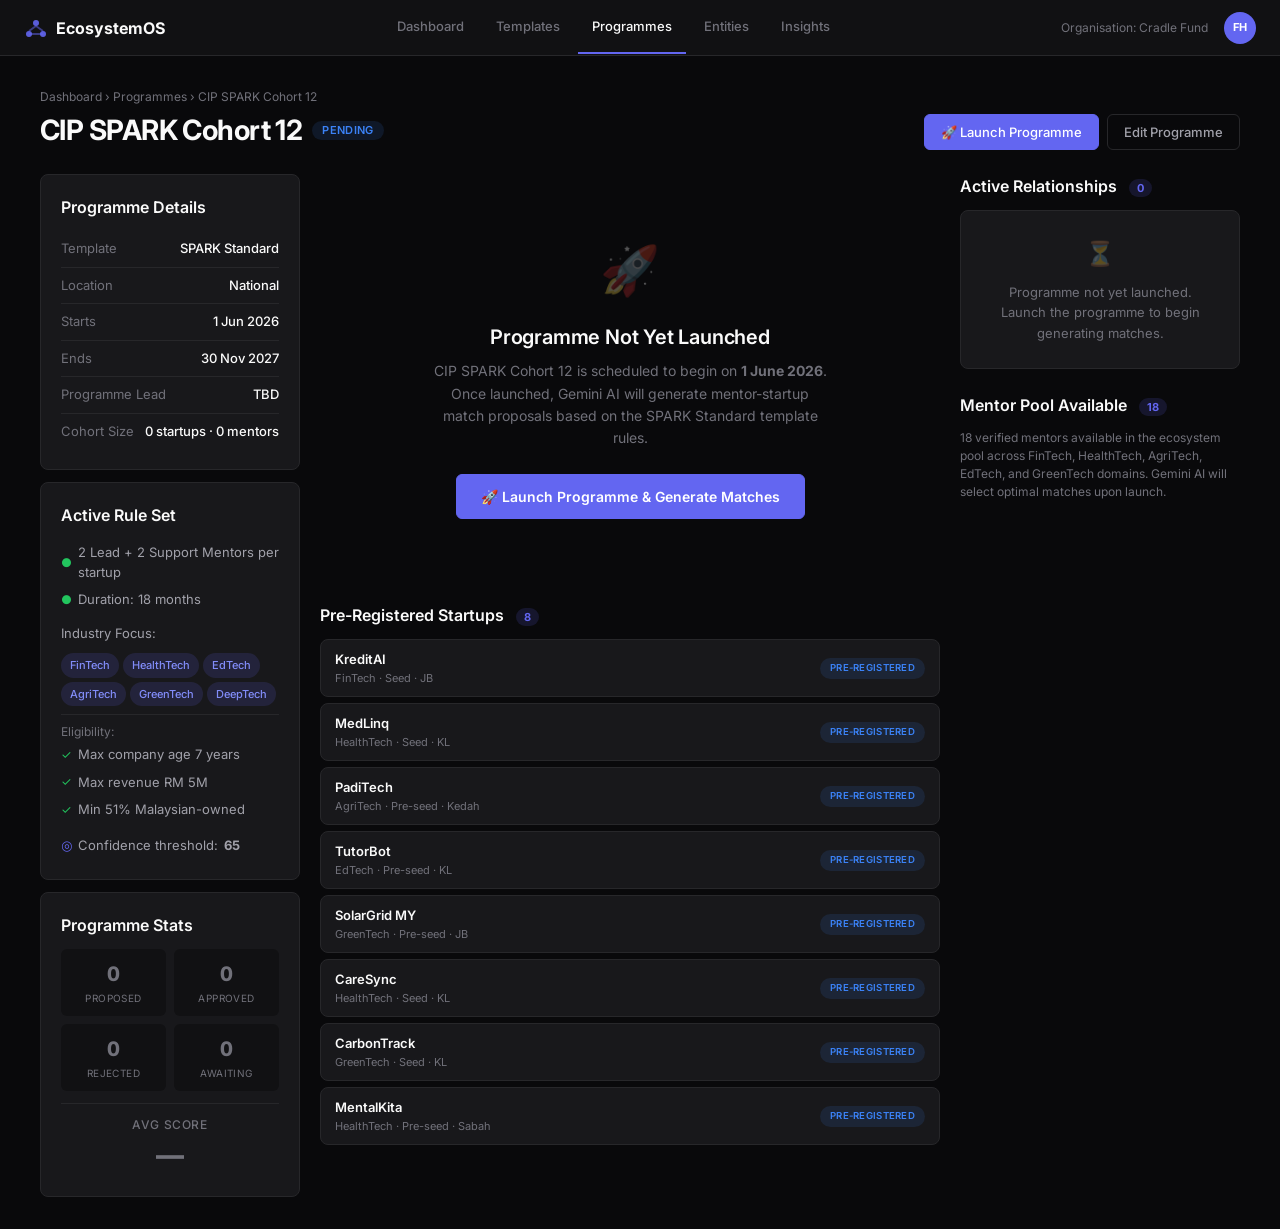
<file: programme_spark.html>
<!DOCTYPE html>
<html lang="en">
<head>
<meta charset="UTF-8"><meta name="viewport" content="width=device-width,initial-scale=1.0">
<title>CIP SPARK Cohort 12 — EcosystemOS</title>
<link rel="stylesheet" href="css/styles.css">
<style>.breadcrumb{font-size:.75rem;color:var(--text-muted);margin-bottom:8px}.breadcrumb a{color:var(--text-muted)}.breadcrumb a:hover{color:var(--accent)}.page-title-row{display:flex;justify-content:space-between;align-items:flex-start;flex-wrap:wrap;gap:12px}.page-title-row h1{display:flex;align-items:center;gap:10px}.three-col{display:grid;grid-template-columns:260px 1fr 280px;gap:20px;margin-top:24px}.info-row{display:flex;justify-content:space-between;padding:8px 0;border-bottom:1px solid var(--border);font-size:.8125rem}.info-row:last-child{border-bottom:none}.info-label{color:var(--text-muted)}.info-value{color:var(--text-primary);font-weight:500;text-align:right}.rule-item{font-size:.8125rem;color:var(--text-secondary);padding:4px 0;display:flex;align-items:center;gap:6px}.rule-check{color:var(--score-high);font-size:.75rem}.mini-stats{display:grid;grid-template-columns:1fr 1fr;gap:8px}.mini-stat{text-align:center;padding:10px 6px;background:var(--bg-surface);border-radius:6px}.mini-stat .num{font-size:1.25rem;font-weight:800;font-variant-numeric:tabular-nums}.mini-stat .lbl{font-size:.625rem;color:var(--text-muted);text-transform:uppercase;letter-spacing:.04em;margin-top:2px}.section-count{background:var(--accent-muted);color:var(--accent);font-size:.6875rem;font-weight:700;padding:2px 8px;border-radius:var(--r-pill);margin-left:8px}.empty-state{text-align:center;padding:24px;color:var(--text-muted);font-size:.8125rem;line-height:1.6}.pre-reg-item{padding:10px 14px;border:1px solid var(--border);border-radius:var(--r-card);margin-bottom:6px;display:flex;justify-content:space-between;align-items:center;font-size:.8125rem;background:var(--bg-card)}.pre-reg-name{font-weight:600;color:var(--text-primary)}.pre-reg-meta{font-size:.6875rem;color:var(--text-muted)}@media(max-width:1100px){.three-col{grid-template-columns:1fr;}}</style>
</head>
<body>
<nav class="topnav">
  <a href="dashboard.html" class="topnav-logo"><svg viewBox="0 0 24 24" fill="none" stroke="currentColor" stroke-width="2" width="24" height="24"><circle cx="12" cy="7" r="3" fill="currentColor" stroke="none" opacity=".9"/><circle cx="5" cy="18" r="3" fill="currentColor" stroke="none" opacity=".9"/><circle cx="19" cy="18" r="3" fill="currentColor" stroke="none" opacity=".9"/><line x1="12" y1="10" x2="5" y2="15" opacity=".5"/><line x1="12" y1="10" x2="19" y2="15" opacity=".5"/><line x1="5" y1="18" x2="19" y2="18" opacity=".5"/></svg>EcosystemOS</a>
  <div class="topnav-links"><a href="dashboard.html">Dashboard</a><a href="templates.html">Templates</a><a href="programme.php" class="active">Programmes</a><a href="entities.html">Entities</a><a href="insights.html">Insights</a></div>
  <div class="topnav-right"><span class="topnav-org">Organisation: Cradle Fund</span><div class="topnav-avatar" onclick="this.querySelector('.avatar-dropdown').classList.toggle('open')">FH<div class="avatar-dropdown"><a href="#">Profile</a><a href="index.html">Sign out</a></div></div></div>
</nav>
<div class="page">
  <div class="breadcrumb"><a href="dashboard.html">Dashboard</a> › <a href="programme.php">Programmes</a> › CIP SPARK Cohort 12</div>
  <div class="page-title-row">
    <h1>CIP SPARK Cohort 12 <span class="pill pill-pending">Pending</span></h1>
    <div style="display:flex;gap:8px"><button class="btn btn-primary" onclick="alert('Programme launched! Status changed to Active.\nGemini AI will begin generating match proposals.')">🚀 Launch Programme</button><button class="btn btn-secondary" onclick="alert('Edit Programme')">Edit Programme</button></div>
  </div>
  <div class="three-col">
    <div>
      <div class="card" style="margin-bottom:12px">
        <h3 style="margin-bottom:12px">Programme Details</h3>
        <div class="info-row"><span class="info-label">Template</span><a href="templates.html" class="info-value" style="font-size:.8125rem">SPARK Standard</a></div>
        <div class="info-row"><span class="info-label">Location</span><span class="info-value">National</span></div>
        <div class="info-row"><span class="info-label">Starts</span><span class="info-value">1 Jun 2026</span></div>
        <div class="info-row"><span class="info-label">Ends</span><span class="info-value">30 Nov 2027</span></div>
        <div class="info-row"><span class="info-label">Programme Lead</span><span class="info-value">TBD</span></div>
        <div class="info-row"><span class="info-label">Cohort Size</span><span class="info-value">0 startups · 0 mentors</span></div>
      </div>
      <div class="card" style="margin-bottom:12px">
        <h3 style="margin-bottom:12px">Active Rule Set</h3>
        <div class="rule-item"><span class="rule-check">●</span> 2 Lead + 2 Support Mentors per startup</div>
        <div class="rule-item"><span class="rule-check">●</span> Duration: 18 months</div>
        <div class="rule-item" style="margin:6px 0">Industry Focus:</div>
        <div style="display:flex;gap:4px;flex-wrap:wrap;margin-bottom:8px"><span class="chip">FinTech</span><span class="chip">HealthTech</span><span class="chip">EdTech</span><span class="chip">AgriTech</span><span class="chip">GreenTech</span><span class="chip">DeepTech</span></div>
        <div style="font-size:.75rem;color:var(--text-muted);margin-top:8px;border-top:1px solid var(--border);padding-top:8px">Eligibility:</div>
        <div class="rule-item"><span class="rule-check">✓</span> Max company age 7 years</div>
        <div class="rule-item"><span class="rule-check">✓</span> Max revenue RM 5M</div>
        <div class="rule-item"><span class="rule-check">✓</span> Min 51% Malaysian-owned</div>
        <div class="rule-item" style="margin-top:8px"><span style="color:var(--accent)">◎</span> Confidence threshold: <strong>65</strong></div>
      </div>
      <div class="card">
        <h3 style="margin-bottom:12px">Programme Stats</h3>
        <div class="mini-stats">
          <div class="mini-stat"><div class="num" style="color:var(--text-muted)">0</div><div class="lbl">Proposed</div></div>
          <div class="mini-stat"><div class="num" style="color:var(--text-muted)">0</div><div class="lbl">Approved</div></div>
          <div class="mini-stat"><div class="num" style="color:var(--text-muted)">0</div><div class="lbl">Rejected</div></div>
          <div class="mini-stat"><div class="num" style="color:var(--text-muted)">0</div><div class="lbl">Awaiting</div></div>
        </div>
        <div style="text-align:center;margin-top:12px;padding-top:12px;border-top:1px solid var(--border)"><div class="label">Avg Score</div><div style="font-size:1.75rem;font-weight:800;color:var(--text-muted);font-variant-numeric:tabular-nums">—</div></div>
      </div>
    </div>
    <div>
      <div style="text-align:center;padding:60px 20px">
        <div style="font-size:3rem;margin-bottom:16px;opacity:.3">🚀</div>
        <h2 style="margin-bottom:8px;color:var(--text-primary)">Programme Not Yet Launched</h2>
        <p style="color:var(--text-muted);font-size:.875rem;line-height:1.6;max-width:400px;margin:0 auto 24px">CIP SPARK Cohort 12 is scheduled to begin on <strong>1 June 2026</strong>. Once launched, Gemini AI will generate mentor-startup match proposals based on the SPARK Standard template rules.</p>
        <button class="btn btn-primary btn-lg" onclick="alert('Programme launched! Gemini AI is now generating match proposals for pre-registered startups.')">🚀 Launch Programme & Generate Matches</button>
      </div>
      <div style="margin-top:24px">
        <h3 style="margin-bottom:12px">Pre-Registered Startups <span class="section-count">8</span></h3>
        <div class="pre-reg-item"><div><div class="pre-reg-name">KreditAI</div><div class="pre-reg-meta">FinTech · Seed · JB</div></div><span class="pill pill-pending" style="font-size:.6rem">Pre-registered</span></div>
        <div class="pre-reg-item"><div><div class="pre-reg-name">MedLinq</div><div class="pre-reg-meta">HealthTech · Seed · KL</div></div><span class="pill pill-pending" style="font-size:.6rem">Pre-registered</span></div>
        <div class="pre-reg-item"><div><div class="pre-reg-name">PadiTech</div><div class="pre-reg-meta">AgriTech · Pre-seed · Kedah</div></div><span class="pill pill-pending" style="font-size:.6rem">Pre-registered</span></div>
        <div class="pre-reg-item"><div><div class="pre-reg-name">TutorBot</div><div class="pre-reg-meta">EdTech · Pre-seed · KL</div></div><span class="pill pill-pending" style="font-size:.6rem">Pre-registered</span></div>
        <div class="pre-reg-item"><div><div class="pre-reg-name">SolarGrid MY</div><div class="pre-reg-meta">GreenTech · Pre-seed · JB</div></div><span class="pill pill-pending" style="font-size:.6rem">Pre-registered</span></div>
        <div class="pre-reg-item"><div><div class="pre-reg-name">CareSync</div><div class="pre-reg-meta">HealthTech · Seed · KL</div></div><span class="pill pill-pending" style="font-size:.6rem">Pre-registered</span></div>
        <div class="pre-reg-item"><div><div class="pre-reg-name">CarbonTrack</div><div class="pre-reg-meta">GreenTech · Seed · KL</div></div><span class="pill pill-pending" style="font-size:.6rem">Pre-registered</span></div>
        <div class="pre-reg-item"><div><div class="pre-reg-name">MentalKita</div><div class="pre-reg-meta">HealthTech · Pre-seed · Sabah</div></div><span class="pill pill-pending" style="font-size:.6rem">Pre-registered</span></div>
      </div>
    </div>
    <div>
      <h3 style="margin-bottom:12px">Active Relationships <span class="section-count">0</span></h3>
      <div class="card empty-state"><div style="font-size:1.5rem;margin-bottom:8px;opacity:.3">⏳</div>Programme not yet launched.<br>Launch the programme to begin generating matches.</div>
      <h3 style="margin:24px 0 12px">Mentor Pool Available <span class="section-count">18</span></h3>
      <p style="font-size:.75rem;color:var(--text-muted);line-height:1.5">18 verified mentors available in the ecosystem pool across FinTech, HealthTech, AgriTech, EdTech, and GreenTech domains. Gemini AI will select optimal matches upon launch.</p>
    </div>
  </div>
</div>
<script>document.addEventListener('click',function(e){document.querySelectorAll('.avatar-dropdown.open').forEach(function(d){if(!d.parentElement.contains(e.target))d.classList.remove('open')})});</script>
</body>
</html>
</file>
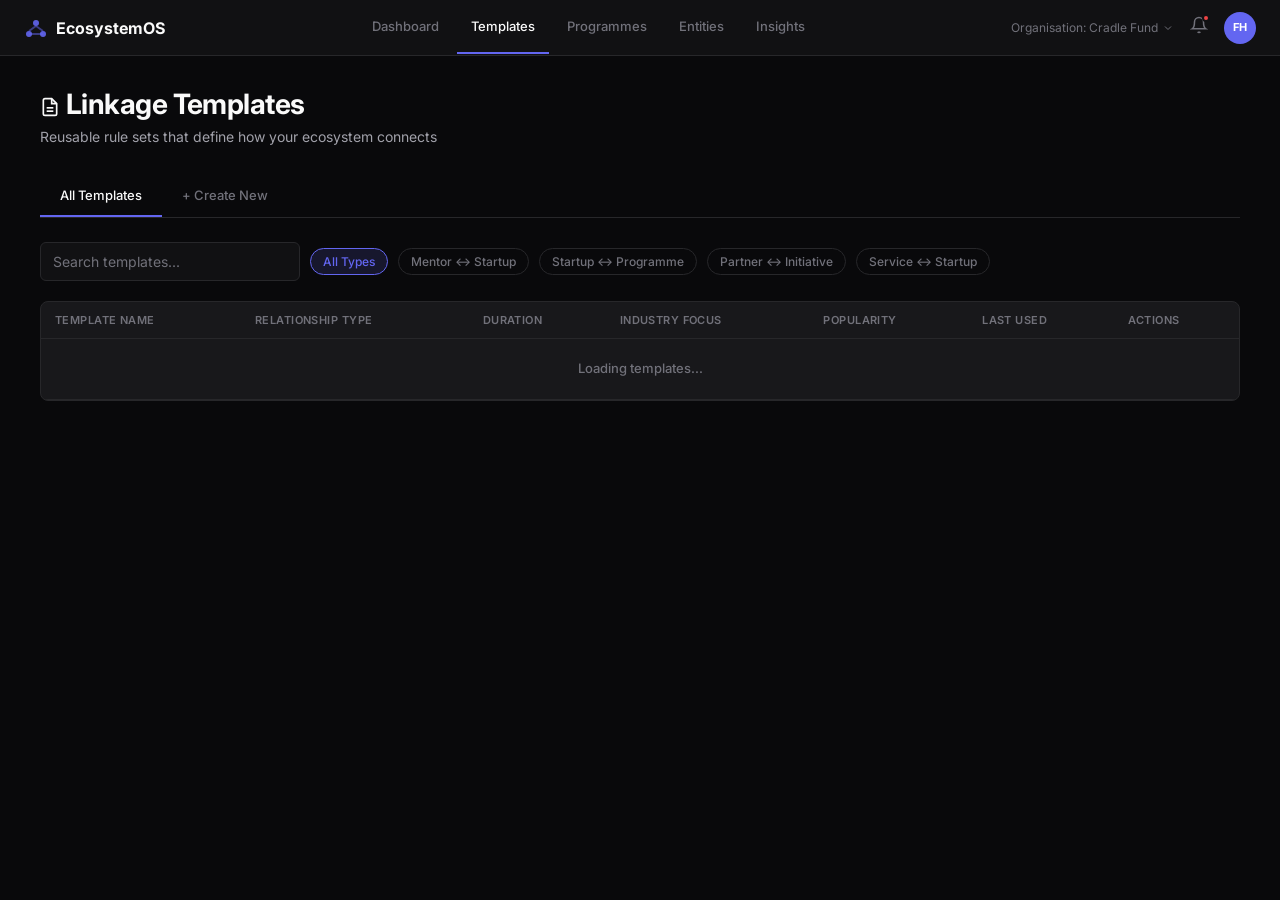
<file: templates.html>
<!DOCTYPE html>
<html lang="en">
<head>
  <meta charset="UTF-8">
  <meta name="viewport" content="width=device-width, initial-scale=1.0">
  <title>Linkage Templates — EcosystemOS</title>
  <meta name="description" content="Manage reusable linkage templates that define matching rules for your innovation ecosystem programmes.">
  <link rel="stylesheet" href="css/styles.css">
</head>
<body>

<!-- ═══ TOP NAV ═══ -->
<nav class="topnav">
  <a href="dashboard.html" class="topnav-logo">
    <svg viewBox="0 0 24 24" fill="none" stroke="currentColor" stroke-width="2" width="24" height="24">
      <circle cx="12" cy="7" r="3" fill="currentColor" stroke="none" opacity=".9"/>
      <circle cx="5" cy="18" r="3" fill="currentColor" stroke="none" opacity=".9"/>
      <circle cx="19" cy="18" r="3" fill="currentColor" stroke="none" opacity=".9"/>
      <line x1="12" y1="10" x2="5" y2="15" opacity=".5"/><line x1="12" y1="10" x2="19" y2="15" opacity=".5"/><line x1="5" y1="18" x2="19" y2="18" opacity=".5"/>
    </svg>
    EcosystemOS
  </a>
  <div class="topnav-links">
    <a href="dashboard.html">Dashboard</a>
    <a href="templates.html" class="active">Templates</a>
    <a href="programme.php">Programmes</a>
    <a href="entities.html">Entities</a>
    <a href="insights.html">Insights</a>
  </div>
  <div class="topnav-right">
    <span class="topnav-org">Organisation: Cradle Fund <svg width="12" height="12" viewBox="0 0 24 24" fill="none" stroke="currentColor" stroke-width="2"><path d="M6 9l6 6 6-6"/></svg></span>
    <div class="topnav-bell"><svg width="18" height="18" viewBox="0 0 24 24" fill="none" stroke="currentColor" stroke-width="2"><path d="M18 8A6 6 0 006 8c0 7-3 9-3 9h18s-3-2-3-9"/><path d="M13.73 21a2 2 0 01-3.46 0"/></svg><span class="dot"></span></div>
    <div class="topnav-avatar" onclick="this.querySelector('.avatar-dropdown').classList.toggle('open')">FH<div class="avatar-dropdown"><a href="#">Profile</a><a href="#">Settings</a><a href="index.html">Sign out</a></div></div>
  </div>
</nav>

<div class="page">
  <div class="page-header">
    <h1><svg width="20" height="20" viewBox="0 0 24 24" fill="none" stroke="currentColor" stroke-width="2" style="vertical-align:-3px;margin-right:6px"><path d="M14 2H6a2 2 0 00-2 2v16a2 2 0 002 2h12a2 2 0 002-2V8z"/><path d="M14 2v6h6"/><path d="M16 13H8"/><path d="M16 17H8"/></svg>Linkage Templates</h1>
    <p class="subtitle">Reusable rule sets that define how your ecosystem connects</p>
  </div>

  <!-- Tabs -->
  <div class="tabs">
    <button class="tab active" data-tab="all">All Templates</button>
    <button class="tab" data-tab="create">+ Create New</button>
  </div>

  <!-- ═══ TAB 1: ALL TEMPLATES ═══ -->
  <div class="tab-content active" id="tab-all">
    <div class="filter-bar">
      <input type="text" class="input" placeholder="Search templates..." style="max-width:260px">
      <button class="filter-chip active">All Types</button>
      <button class="filter-chip">Mentor ↔ Startup</button>
      <button class="filter-chip">Startup ↔ Programme</button>
      <button class="filter-chip">Partner ↔ Initiative</button>
      <button class="filter-chip">Service ↔ Startup</button>
    </div>

    <div class="card" style="padding:0;overflow:hidden">
      <div class="table-wrap">
        <table>
          <thead><tr><th>Template Name</th><th>Relationship Type</th><th>Duration</th><th>Industry Focus</th><th>Popularity</th><th>Last Used</th><th>Actions</th></tr></thead>
          <tbody id="templateTableBody">
            <tr><td colspan="7" style="text-align:center;padding:20px;color:var(--text-muted)">Loading templates...</td></tr>
          </tbody>
        </table>
      </div>
    </div>
  </div>

  <!-- ═══ TAB 2: CREATE NEW ═══ -->
  <div class="tab-content" id="tab-create">

    <!-- Section 1 -->
    <div class="card form-section">
      <div class="form-section-header"><span class="form-section-num">1</span><h2>Basic Information</h2></div>
      <input type="hidden" id="tplId" value="">
      <div class="form-group">
        <label class="form-label">Template Name</label>
        <input type="text" class="input" id="tplName" placeholder="e.g., MYStartup Pre-Accelerator Standard">
      </div>
      <div class="form-group">
        <label class="form-label">Description</label>
        <textarea class="textarea" id="tplDesc" placeholder="Describe when this template should be used"></textarea>
      </div>
      <div class="form-group">
        <label class="form-label">Relationship Type</label>
        <div class="radio-cards">
          <div class="radio-card selected" data-val="mentor_startup"><div class="rc-label">Mentor ↔ Startup</div></div>
          <div class="radio-card" data-val="startup_programme"><div class="rc-label">Startup ↔ Programme</div></div>
          <div class="radio-card" data-val="partner_initiative"><div class="rc-label">Partner ↔ Initiative</div></div>
          <div class="radio-card" data-val="service_startup"><div class="rc-label">Service Provider ↔ Startup</div></div>
        </div>
      </div>
    </div>

    <!-- Section 2 -->
    <div class="card form-section">
      <div class="form-section-header"><span class="form-section-num">2</span><h2>Composition Rules</h2></div>
      <div style="display:grid;grid-template-columns:repeat(3,1fr);gap:16px">
        <div class="form-group"><label class="form-label">Lead Mentor Count</label><div class="stepper"><button onclick="step(this,-1)">−</button><input type="number" value="1" min="0" id="leadCount"><button onclick="step(this,1)">+</button></div></div>
        <div class="form-group"><label class="form-label">Support Mentor Count</label><div class="stepper"><button onclick="step(this,-1)">−</button><input type="number" value="2" min="0" id="supportCount"><button onclick="step(this,1)">+</button></div></div>
        <div class="form-group"><label class="form-label">Duration (Months)</label><div class="stepper"><button onclick="step(this,-1)">−</button><input type="number" value="6" min="1" id="duration"><button onclick="step(this,1)">+</button></div></div>
      </div>
      <div class="form-group">
        <label class="form-label">Industry Focus</label>
        <div class="chip-select" id="industryChips">
          <button class="chip-toggle active" data-val="FinTech">FinTech</button>
          <button class="chip-toggle" data-val="HealthTech">HealthTech</button>
          <button class="chip-toggle" data-val="AgriTech">AgriTech</button>
          <button class="chip-toggle" data-val="EdTech">EdTech</button>
          <button class="chip-toggle" data-val="DeepTech">DeepTech</button>
          <button class="chip-toggle" data-val="GreenTech">GreenTech</button>
          <button class="chip-toggle" data-val="E-commerce">E-commerce</button>
          <button class="chip-toggle" data-val="Logistics">Logistics</button>
          <button class="chip-toggle" data-val="InsurTech">InsurTech</button>
          <button class="chip-toggle" data-val="PropTech">PropTech</button>
          <button class="chip-toggle" data-val="All Sectors">All Sectors</button>
        </div>
      </div>
    </div>

    <!-- Section 3 -->
    <div class="card form-section">
      <div class="form-section-header"><span class="form-section-num">3</span><h2>Eligibility Rules</h2></div>
      <p class="subtitle" style="margin-bottom:16px;margin-top:-8px">Hard constraints that must be satisfied — matching candidates failing these are auto-rejected</p>
      <div style="display:grid;grid-template-columns:1fr 1fr;gap:16px">
        <div class="form-group">
          <label class="form-label">Max Company Age (years)</label>
          <div class="slider-header"><span></span><span class="slider-value" id="ageVal">5</span></div>
          <input type="range" min="1" max="10" value="5" id="ageSlider" oninput="document.getElementById('ageVal').textContent=this.value">
        </div>
        <div class="form-group">
          <label class="form-label">Max Accumulated Revenue (RM)</label>
          <input type="text" class="input" value="3,000,000" id="maxRevenue">
        </div>
        <div class="form-group">
          <label class="form-label">Min Team Size</label>
          <div class="stepper"><button onclick="step(this,-1)">−</button><input type="number" value="2" min="1" id="minTeam"><button onclick="step(this,1)">+</button></div>
        </div>
        <div class="form-group">
          <label class="form-label">Min Malaysian Ownership (%)</label>
          <div class="slider-header"><span></span><span class="slider-value" id="ownerVal">51%</span></div>
          <input type="range" min="0" max="100" value="51" id="ownerSlider" oninput="document.getElementById('ownerVal').textContent=this.value+'%'">
        </div>
      </div>
      <div class="form-group mt-8">
        <label class="form-label">IP Ownership Required</label>
        <div class="toggle-wrap"><div class="toggle on" id="ipToggle" onclick="this.classList.toggle('on')"></div><span style="font-size:.8125rem;color:var(--text-secondary)">Startup must own core IP</span></div>
      </div>
    </div>

    <!-- Section 4 -->
    <div class="card form-section">
      <div class="form-section-header"><span class="form-section-num">4</span><h2>Matching Weights</h2></div>
      <p class="subtitle" style="margin-bottom:16px;margin-top:-8px">How Gemini scores candidates. Must total 100%</p>
      <div class="slider-group"><div class="slider-header"><span class="form-label" style="margin:0">Industry Alignment</span><span class="slider-value weight-val">30%</span></div><input type="range" min="0" max="100" value="30" class="weight-slider" oninput="updateWeights()"></div>
      <div class="slider-group"><div class="slider-header"><span class="form-label" style="margin:0">Stage/Maturity Fit</span><span class="slider-value weight-val">20%</span></div><input type="range" min="0" max="100" value="20" class="weight-slider" oninput="updateWeights()"></div>
      <div class="slider-group"><div class="slider-header"><span class="form-label" style="margin:0">Expertise Gap-to-Strength Match</span><span class="slider-value weight-val">25%</span></div><input type="range" min="0" max="100" value="25" class="weight-slider" oninput="updateWeights()"></div>
      <div class="slider-group"><div class="slider-header"><span class="form-label" style="margin:0">Geography & Cultural Fit</span><span class="slider-value weight-val">10%</span></div><input type="range" min="0" max="100" value="10" class="weight-slider" oninput="updateWeights()"></div>
      <div class="slider-group"><div class="slider-header"><span class="form-label" style="margin:0">Past Engagement Performance</span><span class="slider-value weight-val">15%</span></div><input type="range" min="0" max="100" value="15" class="weight-slider" oninput="updateWeights()"></div>
      <div style="display:flex;align-items:center;gap:12px;margin-top:8px">
        <span class="total-indicator total-ok" id="weightTotal">Total: 100%</span>
        <a href="#" style="font-size:.75rem" onclick="resetWeights();return false">Reset to recommended</a>
      </div>
    </div>

    <!-- Section 5 -->
    <div class="card form-section">
      <div class="form-section-header"><span class="form-section-num">5</span><h2>Confidence Threshold</h2></div>
      <p class="subtitle" style="margin-bottom:16px;margin-top:-8px">Matches scoring below this threshold require human review before activation. We recommend 70 for sensitive linkages.</p>
      <div style="text-align:center;margin-bottom:12px"><span style="font-size:2.5rem;font-weight:800;color:var(--accent);font-variant-numeric:tabular-nums" id="threshVal">70</span></div>
      <input type="range" min="0" max="100" value="70" id="threshSlider" oninput="document.getElementById('threshVal').textContent=this.value" style="width:100%">
    </div>

    <!-- Section 6 -->
    <div class="card form-section">
      <div class="form-section-header"><span class="form-section-num">6</span><h2>Preview</h2></div>
      <p class="subtitle" style="margin-bottom:12px;margin-top:-8px">Your template as data:</p>
      <div class="json-preview" id="jsonPreview"></div>
    </div>

    <!-- Sticky bottom -->
    <div class="sticky-bottom">
      <a href="#" class="btn btn-ghost" onclick="document.querySelector('[data-tab=all]').click();return false">Cancel</a>
      <button class="btn btn-primary btn-lg" id="saveTemplateBtn">Save Template</button>
    </div>
  </div>
</div>

<script>
// Tab switching
document.querySelectorAll('.tab').forEach(tab => {
  tab.addEventListener('click', (e) => {
    document.querySelectorAll('.tab').forEach(t => t.classList.remove('active'));
    document.querySelectorAll('.tab-content').forEach(c => c.classList.remove('active'));
    tab.classList.add('active');
    document.getElementById('tab-' + tab.dataset.tab).classList.add('active');
    
    if (tab.dataset.tab === 'create' && e.isTrusted) {
      var tplIdEl = document.getElementById('tplId');
      if (tplIdEl) tplIdEl.value = '';
      var tplNameEl = document.getElementById('tplName');
      if (tplNameEl) tplNameEl.value = '';
      var tplDescEl = document.getElementById('tplDesc');
      if (tplDescEl) tplDescEl.value = '';
    }
    updatePreview();
  });
});
// Check hash for direct link
if (location.hash === '#create') document.querySelector('[data-tab=create]').click();

// Radio cards
document.querySelectorAll('.radio-card').forEach(card => {
  card.addEventListener('click', () => {
    card.parentElement.querySelectorAll('.radio-card').forEach(c => c.classList.remove('selected'));
    card.classList.add('selected');
    updatePreview();
  });
});

// Chip toggles
document.querySelectorAll('.chip-toggle').forEach(chip => {
  chip.addEventListener('click', () => { chip.classList.toggle('active'); updatePreview(); });
});

// Table Filtering Logic
function applyTemplateFilters() {
  var activeChip = document.querySelector('.filter-chip.active').textContent.trim();
  var searchQuery = (document.querySelector('.filter-bar .input').value || '').toLowerCase();
  var rows = document.querySelectorAll('#tab-all tbody tr');
  
  rows.forEach(row => {
    var typeText = row.children[1].textContent.trim();
    var matchType = (activeChip === 'All Types' || typeText.includes(activeChip));
    var matchSearch = row.textContent.toLowerCase().includes(searchQuery);
    
    if (matchType && matchSearch) {
      row.style.display = '';
    } else {
      row.style.display = 'none';
    }
  });
}

// Filter chips
document.querySelectorAll('.filter-chip').forEach(chip => {
  chip.addEventListener('click', () => {
    document.querySelectorAll('.filter-chip').forEach(c => c.classList.remove('active'));
    chip.classList.add('active');
    applyTemplateFilters();
  });
});

// Search input
document.querySelector('.filter-bar .input').addEventListener('input', applyTemplateFilters);

// Stepper
function step(btn, dir) {
  const input = btn.parentElement.querySelector('input');
  input.value = Math.max(parseInt(input.min)||0, parseInt(input.value)+dir);
  updatePreview();
}

// Weights
function updateWeights() {
  const sliders = document.querySelectorAll('.weight-slider');
  const vals = document.querySelectorAll('.weight-val');
  let total = 0;
  sliders.forEach((s, i) => { vals[i].textContent = s.value + '%'; total += parseInt(s.value); });
  const el = document.getElementById('weightTotal');
  el.textContent = 'Total: ' + total + '%';
  el.className = 'total-indicator ' + (total === 100 ? 'total-ok' : 'total-err');
  updatePreview();
}
function resetWeights() {
  const defaults = [30,20,25,10,15];
  document.querySelectorAll('.weight-slider').forEach((s,i) => { s.value = defaults[i]; });
  updateWeights();
}

// JSON Preview
function updatePreview() {
  const industries = [];
  document.querySelectorAll('.chip-toggle.active').forEach(c => industries.push(c.dataset.val));
  const relType = document.querySelector('.radio-card.selected')?.dataset.val || 'mentor_startup';
  const sliders = document.querySelectorAll('.weight-slider');
  const data = {
    template_name: document.getElementById('tplName')?.value || '',
    relationship_type: relType,
    lead_mentor_count: parseInt(document.getElementById('leadCount')?.value)||1,
    support_mentor_count: parseInt(document.getElementById('supportCount')?.value)||2,
    duration_months: parseInt(document.getElementById('duration')?.value)||6,
    industry_focus: industries,
    eligibility: {
      max_company_age_years: parseInt(document.getElementById('ageSlider')?.value)||5,
      max_revenue_rm: parseInt((document.getElementById('maxRevenue')?.value||'').replace(/,/g,''))||3000000,
      min_team_size: parseInt(document.getElementById('minTeam')?.value)||2,
      min_malaysian_ownership_pct: parseInt(document.getElementById('ownerSlider')?.value)||51,
      ip_ownership_required: document.getElementById('ipToggle')?.classList.contains('on') ?? true
    },
    matching_weights: {
      industry: (parseInt(sliders[0]?.value)||30)/100,
      stage: (parseInt(sliders[1]?.value)||20)/100,
      expertise_gap_fit: (parseInt(sliders[2]?.value)||25)/100,
      geography: (parseInt(sliders[3]?.value)||10)/100,
      past_performance: (parseInt(sliders[4]?.value)||15)/100
    },
    confidence_threshold: parseInt(document.getElementById('threshSlider')?.value)||70
  };
  const el = document.getElementById('jsonPreview');
  if (el) el.textContent = JSON.stringify(data, null, 2);
}
// Listen for input changes
document.querySelectorAll('input,textarea').forEach(el => el.addEventListener('input', updatePreview));
setTimeout(updatePreview, 100);

// ── API Integration: Fetch Templates ──
function fetchTemplates() {
  fetch('api_templates.php')
    .then(res => res.json())
    .then(data => {
      if (data.status === 'success') {
        const tbody = document.getElementById('templateTableBody');
        tbody.innerHTML = '';
        data.data.forEach(tpl => {
          let relText = '';
          let relIcon = '';
          switch(tpl.relationship_type) {
            case 'mentor_startup': relText = 'Mentor ↔ Startup'; relIcon = '<span style="color:var(--accent)">⬡</span>'; break;
            case 'startup_programme': relText = 'Startup ↔ Programme'; relIcon = '<span style="color:var(--score-mid)">◈</span>'; break;
            case 'partner_initiative': relText = 'Partner ↔ Initiative'; relIcon = '<span style="color:var(--status-pending)">◆</span>'; break;
            case 'service_startup': relText = 'Service ↔ Startup'; relIcon = '<span style="color:var(--score-high)">◇</span>'; break;
          }
          
          let chipsHtml = '';
          if (Array.isArray(tpl.industry_focus)) {
             chipsHtml = tpl.industry_focus.map(f => `<span class="chip">${f}</span>`).join(' ');
          } else {
             chipsHtml = '<span class="chip">All sectors</span>';
          }
          
          let duration = tpl.duration_months ? tpl.duration_months + ' months' : 'N/A';
          
          // Generate a fake popularity fill based on use_count (max 20 for full bar)
          let pct = Math.min(100, Math.max(10, (tpl.use_count / 20) * 100));
          
          // Format date
          let dateObj = new Date(tpl.updated_at || tpl.created_at);
          let dateStr = dateObj.toLocaleDateString('en-GB', { day: 'numeric', month: 'short', year: 'numeric' });
          
          const tr = document.createElement('tr');
          tr.setAttribute('data-id', tpl.id);
          tr.innerHTML = `
            <td>${tpl.template_name}</td>
            <td>${relIcon} ${relText}</td>
            <td>${duration}</td>
            <td>${chipsHtml}</td>
            <td><div class="use-bar"><div class="use-bar-track"><div class="use-bar-fill" style="width:${pct}%"></div></div><span class="use-bar-count">${tpl.use_count}</span></div></td>
            <td style="color:var(--text-muted)">${dateStr}</td>
            <td>
               <button class="btn btn-primary use-tpl-btn" style="font-size:.75rem;padding:4px 12px;margin-right:4px">Use</button>
               <button class="btn btn-secondary edit-tpl-btn" style="font-size:.75rem;padding:4px 12px">Edit</button>
            </td>
          `;
          tbody.appendChild(tr);
        });
        applyTemplateFilters(); // re-apply active filter
      }
    });
}
fetchTemplates();

// ── Event Delegation for Use & Edit Buttons ──
document.getElementById('templateTableBody').addEventListener('click', function(e) {
  if (e.target.classList.contains('use-tpl-btn')) {
    var name = e.target.closest('tr').querySelector('td').textContent.trim();
    alert('Launching new programme with template: "' + name + '"\n\nRedirecting to programme setup...');
    window.location.href = 'programme.php';
  } else if (e.target.classList.contains('edit-tpl-btn')) {
    var tr = e.target.closest('tr');
    var id = tr.getAttribute('data-id');
    var name = tr.querySelector('td').textContent.trim();
    document.querySelector('[data-tab=create]').click();
    document.getElementById('tplId').value = id;
    document.getElementById('tplName').value = name;
    document.getElementById('tplDesc').value = 'Editing template: ' + name;
    updatePreview();
    window.scrollTo({top: 0, behavior: 'smooth'});
  }
});

// ── Save Template button with API POST ──
document.getElementById('saveTemplateBtn').addEventListener('click', function() {
  var name = document.getElementById('tplName').value.trim();
  var desc = document.getElementById('tplDesc').value.trim();
  if (!name) { alert('⚠ Please enter a Template Name before saving.'); document.getElementById('tplName').focus(); return; }
  if (!desc) { alert('⚠ Please enter a Description before saving.'); document.getElementById('tplDesc').focus(); return; }
  
  var sliders = document.querySelectorAll('.weight-slider');
  var total = 0;
  sliders.forEach(function(s) { total += parseInt(s.value); });
  if (total !== 100) { alert('⚠ Matching weights must total 100% (currently ' + total + '%).'); return; }
  
  // Grab the JSON generated by updatePreview()
  var jsonDataStr = document.getElementById('jsonPreview').textContent;
  var payload = JSON.parse(jsonDataStr);
  payload.id = document.getElementById('tplId').value;
  payload.description = desc; // Add description to payload
  
  var btn = this;
  btn.textContent = 'Saving...';
  btn.disabled = true;
  
  fetch('api_templates.php', {
    method: 'POST',
    headers: { 'Content-Type': 'application/json' },
    body: JSON.stringify(payload)
  })
  .then(res => res.json())
  .then(data => {
    btn.textContent = 'Save Template';
    btn.disabled = false;
    if (data.status === 'success') {
      // Show success toast
      var toast = document.createElement('div');
      toast.style.cssText = 'position:fixed;top:24px;right:24px;z-index:999;background:#22c55e;color:#fff;padding:14px 24px;border-radius:8px;font-size:.875rem;font-weight:600;box-shadow:0 8px 24px rgba(0,0,0,.3);animation:slideUp .3s ease';
      toast.textContent = '✓ Template "' + name + '" saved successfully!';
      document.body.appendChild(toast);
      setTimeout(function() { toast.remove(); }, 3000);
      
      // Refresh table and switch tab
      fetchTemplates();
      setTimeout(function() { document.querySelector('[data-tab=all]').click(); }, 800);
      
      // Reset form
      document.getElementById('tplName').value = '';
      document.getElementById('tplDesc').value = '';
    } else {
      alert('Error saving template: ' + data.message);
    }
  })
  .catch(err => {
    btn.textContent = 'Save Template';
    btn.disabled = false;
    alert('Failed to connect to API.');
  });
});

// Close dropdowns
document.addEventListener('click', (e) => {
  document.querySelectorAll('.avatar-dropdown.open').forEach(d => {
    if (!d.parentElement.contains(e.target)) d.classList.remove('open');
  });
});
</script>
</body>
</html>
</file>
<file: css/styles.css>
/* ═══════════════════════════════════════════
   EcosystemOS — Design System v1
   ═══════════════════════════════════════════ */
@import url('https://fonts.googleapis.com/css2?family=Inter:wght@400;500;600;700;800&display=swap');

:root {
  /* Surfaces */
  --bg-root: #09090b;
  --bg-surface: #111113;
  --bg-card: #18181b;
  --bg-card-hover: #1f1f23;
  --bg-input: #111113;
  --bg-overlay: rgba(0,0,0,.6);

  /* Borders */
  --border: #27272a;
  --border-hover: #3f3f46;
  --border-focus: #6366f1;

  /* Text */
  --text-primary: #fafafa;
  --text-secondary: #a1a1aa;
  --text-muted: #71717a;
  --text-inverse: #09090b;

  /* Accent */
  --accent: #6366f1;
  --accent-hover: #818cf8;
  --accent-muted: rgba(99,102,241,.15);

  /* Score Tiers */
  --score-high: #22c55e;
  --score-high-bg: rgba(34,197,94,.12);
  --score-mid: #f59e0b;
  --score-mid-bg: rgba(245,158,11,.12);
  --score-low: #ef4444;
  --score-low-bg: rgba(239,68,68,.12);
  --score-grey: #52525b;
  --score-grey-bg: rgba(82,82,91,.15);

  /* Status */
  --status-pending: #3b82f6;
  --status-pending-bg: rgba(59,130,246,.12);
  --status-active: #22c55e;
  --status-active-bg: rgba(34,197,94,.12);
  --status-completed: #71717a;
  --status-completed-bg: rgba(113,113,122,.12);
  --status-proposed: #f59e0b;
  --status-proposed-bg: rgba(245,158,11,.12);
  --status-rejected: #ef4444;
  --status-rejected-bg: rgba(239,68,68,.12);
  --status-review: #f59e0b;
  --status-review-bg: rgba(245,158,11,.18);

  /* Radii */
  --r-card: 8px;
  --r-btn: 6px;
  --r-pill: 999px;
  --r-input: 6px;

  /* Shadows */
  --shadow-sm: 0 1px 2px rgba(0,0,0,.3);
  --shadow-md: 0 4px 12px rgba(0,0,0,.25);
  --shadow-lg: 0 8px 24px rgba(0,0,0,.35);

  /* Transitions */
  --ease: cubic-bezier(.4,0,.2,1);
}

*, *::before, *::after { box-sizing: border-box; margin: 0; padding: 0; }

html { font-size: 16px; -webkit-font-smoothing: antialiased; }
body {
  font-family: 'Inter', system-ui, sans-serif;
  background: var(--bg-root);
  color: var(--text-primary);
  line-height: 1.5;
  min-height: 100vh;
}

/* ─── Typography ─── */
h1 { font-size: 1.75rem; font-weight: 700; letter-spacing: -.02em; line-height: 1.2; }
h2 { font-size: 1.25rem; font-weight: 600; letter-spacing: -.01em; }
h3 { font-size: 1rem; font-weight: 600; }
.subtitle { color: var(--text-secondary); font-size: .875rem; margin-top: 4px; }
.label { font-size: .75rem; font-weight: 500; color: var(--text-muted); text-transform: uppercase; letter-spacing: .05em; }
.stat-number { font-size: 2rem; font-weight: 800; letter-spacing: -.03em; font-variant-numeric: tabular-nums; }

/* ─── Links ─── */
a { color: var(--accent); text-decoration: none; transition: color .15s var(--ease); }
a:hover { color: var(--accent-hover); }

/* ─── Buttons ─── */
.btn {
  display: inline-flex; align-items: center; gap: 6px;
  padding: 8px 16px; border-radius: var(--r-btn);
  font-size: .8125rem; font-weight: 500; cursor: pointer;
  border: 1px solid transparent; transition: all .15s var(--ease);
  font-family: inherit; line-height: 1.4;
}
.btn-primary {
  background: var(--accent); color: #fff; border-color: var(--accent);
}
.btn-primary:hover { background: var(--accent-hover); border-color: var(--accent-hover); transform: translateY(-1px); box-shadow: 0 4px 12px rgba(99,102,241,.3); }
.btn-secondary {
  background: transparent; color: var(--text-secondary); border-color: var(--border);
}
.btn-secondary:hover { border-color: var(--border-hover); color: var(--text-primary); background: var(--bg-card-hover); }
.btn-lg { padding: 12px 24px; font-size: .875rem; font-weight: 600; }
.btn-full { width: 100%; justify-content: center; }
.btn-ghost { background: none; border: none; color: var(--text-secondary); padding: 6px 10px; }
.btn-ghost:hover { color: var(--text-primary); }

/* ─── Cards ─── */
.card {
  background: var(--bg-card); border: 1px solid var(--border);
  border-radius: var(--r-card); padding: 20px;
  transition: all .2s var(--ease);
}
.card-hover:hover { border-color: var(--border-hover); transform: translateY(-2px); box-shadow: var(--shadow-md); }

/* ─── Pills / Badges ─── */
.pill {
  display: inline-flex; align-items: center; gap: 4px;
  padding: 3px 10px; border-radius: var(--r-pill);
  font-size: .6875rem; font-weight: 600; text-transform: uppercase; letter-spacing: .03em;
}
.pill-pending { background: var(--status-pending-bg); color: var(--status-pending); }
.pill-active { background: var(--status-active-bg); color: var(--status-active); }
.pill-completed { background: var(--status-completed-bg); color: var(--status-completed); }
.pill-concluded { background: var(--status-completed-bg); color: var(--status-completed); }
.pill-proposed { background: var(--status-proposed-bg); color: var(--status-proposed); }
.pill-rejected { background: var(--status-rejected-bg); color: var(--status-rejected); }
.pill-review { background: var(--status-review-bg); color: var(--status-review); animation: pulse-review 2s infinite; }
@keyframes pulse-review { 0%,100% { opacity: 1; } 50% { opacity: .7; } }

.score-badge {
  display: inline-flex; align-items: center; justify-content: center;
  min-width: 44px; padding: 4px 10px; border-radius: var(--r-pill);
  font-size: .75rem; font-weight: 700; font-variant-numeric: tabular-nums;
  transition: box-shadow .2s var(--ease);
}
.score-badge:hover { box-shadow: 0 0 12px currentColor; }
.score-high { background: var(--score-high-bg); color: var(--score-high); }
.score-mid { background: var(--score-mid-bg); color: var(--score-mid); }
.score-low { background: var(--score-low-bg); color: var(--score-low); }
.score-grey { background: var(--score-grey-bg); color: var(--score-grey); }

.chip {
  display: inline-flex; align-items: center; padding: 3px 8px;
  border-radius: var(--r-pill); font-size: .6875rem; font-weight: 500;
  background: var(--accent-muted); color: var(--accent-hover);
  border: 1px solid transparent; cursor: default;
}
.chip-active { border-color: var(--accent); background: rgba(99,102,241,.25); }

/* ─── Inputs ─── */
.input, .textarea, .select {
  width: 100%; padding: 10px 12px;
  background: var(--bg-input); border: 1px solid var(--border);
  border-radius: var(--r-input); color: var(--text-primary);
  font-family: inherit; font-size: .875rem;
  transition: border-color .15s var(--ease);
}
.input:focus, .textarea:focus, .select:focus {
  outline: none; border-color: var(--border-focus);
  box-shadow: 0 0 0 3px var(--accent-muted);
}
.input::placeholder, .textarea::placeholder { color: var(--text-muted); }
.textarea { min-height: 80px; resize: vertical; }

/* ─── Top Navigation ─── */
.topnav {
  display: flex; align-items: center; justify-content: space-between;
  padding: 0 24px; height: 56px;
  background: var(--bg-surface); border-bottom: 1px solid var(--border);
  position: sticky; top: 0; z-index: 100;
}
.topnav-logo { display: flex; align-items: center; gap: 8px; font-weight: 700; font-size: 1rem; color: var(--text-primary); }
.topnav-logo svg { width: 24px; height: 24px; color: var(--accent); }
.topnav-links { display: flex; gap: 4px; }
.topnav-links a {
  padding: 16px 14px; font-size: .8125rem; font-weight: 500;
  color: var(--text-muted); border-bottom: 2px solid transparent;
  transition: all .15s var(--ease);
}
.topnav-links a:hover { color: var(--text-primary); }
.topnav-links a.active { color: var(--text-primary); border-bottom-color: var(--accent); }
.topnav-right { display: flex; align-items: center; gap: 16px; }
.topnav-org { font-size: .75rem; color: var(--text-muted); display: flex; align-items: center; gap: 4px; cursor: pointer; }
.topnav-bell { position: relative; cursor: pointer; color: var(--text-muted); transition: color .15s; }
.topnav-bell:hover { color: var(--text-primary); }
.topnav-bell .dot { position: absolute; top: -2px; right: -2px; width: 8px; height: 8px; background: var(--score-low); border-radius: 50%; border: 2px solid var(--bg-surface); }
.topnav-avatar {
  width: 32px; height: 32px; border-radius: 50%; background: var(--accent);
  display: flex; align-items: center; justify-content: center;
  font-size: .6875rem; font-weight: 700; color: #fff; cursor: pointer;
  transition: box-shadow .15s; position: relative;
}
.topnav-avatar:hover { box-shadow: 0 0 0 3px var(--accent-muted); }

/* Avatar dropdown */
.avatar-dropdown {
  display: none; position: absolute; top: 44px; right: 0;
  background: var(--bg-card); border: 1px solid var(--border);
  border-radius: var(--r-card); padding: 4px; min-width: 160px;
  box-shadow: var(--shadow-lg); z-index: 200;
}
.avatar-dropdown.open { display: block; }
.avatar-dropdown a {
  display: block; padding: 8px 12px; font-size: .8125rem;
  color: var(--text-secondary); border-radius: 4px;
}
.avatar-dropdown a:hover { background: var(--bg-card-hover); color: var(--text-primary); }

/* ─── Page Layout ─── */
.page { padding: 32px 40px; max-width: 1280px; margin: 0 auto; }
.page-header { margin-bottom: 28px; }
.grid-4 { display: grid; grid-template-columns: repeat(4,1fr); gap: 16px; }
.grid-2 { display: grid; grid-template-columns: repeat(2,1fr); gap: 16px; }
.grid-3-1 { display: grid; grid-template-columns: 1fr 340px; gap: 24px; }
.flex-between { display: flex; justify-content: space-between; align-items: center; }
.mt-24 { margin-top: 24px; }
.mt-16 { margin-top: 16px; }
.mt-8 { margin-top: 8px; }
.mb-16 { margin-bottom: 16px; }
.gap-8 { gap: 8px; }
.gap-12 { gap: 12px; }

/* ─── Stat Cards ─── */
.stat-card .stat-label { font-size: .75rem; color: var(--text-muted); font-weight: 500; margin-bottom: 4px; display: flex; align-items: center; gap: 6px; }
.stat-card .stat-number { margin: 4px 0; }
.stat-card .stat-sub { font-size: .75rem; color: var(--text-muted); }
.stat-card .stat-trend { font-size: .6875rem; color: var(--score-high); font-weight: 500; margin-top: 6px; }

/* ─── Action Cards ─── */
.action-card {
  display: flex; align-items: center; gap: 16px; cursor: pointer;
}
.action-card .action-icon {
  width: 48px; height: 48px; border-radius: 10px;
  background: var(--accent-muted); display: flex; align-items: center; justify-content: center;
  color: var(--accent); flex-shrink: 0;
}
.action-card h3 { font-size: .875rem; }
.action-card .subtitle { font-size: .75rem; margin-top: 2px; }

/* ─── Tables ─── */
.table-wrap { overflow-x: auto; }
table { width: 100%; border-collapse: collapse; }
th {
  text-align: left; padding: 10px 14px; font-size: .6875rem; font-weight: 600;
  color: var(--text-muted); text-transform: uppercase; letter-spacing: .04em;
  border-bottom: 1px solid var(--border);
}
td {
  padding: 12px 14px; font-size: .8125rem; border-bottom: 1px solid var(--border);
  color: var(--text-secondary); vertical-align: middle;
}
tr:hover td { background: var(--bg-card-hover); }
td:first-child { color: var(--text-primary); font-weight: 500; }

/* ─── Activity Feed ─── */
.feed-item {
  padding: 12px 0; border-bottom: 1px solid var(--border);
  font-size: .8125rem; color: var(--text-secondary); line-height: 1.5;
}
.feed-item:last-child { border-bottom: none; }
.feed-time { font-size: .6875rem; color: var(--text-muted); margin-top: 2px; }

/* ─── Tabs ─── */
.tabs { display: flex; gap: 0; border-bottom: 1px solid var(--border); margin-bottom: 24px; }
.tab {
  padding: 12px 20px; font-size: .8125rem; font-weight: 500;
  color: var(--text-muted); cursor: pointer; border-bottom: 2px solid transparent;
  transition: all .15s var(--ease); background: none; border-top: none; border-left: none; border-right: none;
  font-family: inherit;
}
.tab:hover { color: var(--text-primary); }
.tab.active { color: var(--text-primary); border-bottom-color: var(--accent); }
.tab-content { display: none; }
.tab-content.active { display: block; }

/* ─── Filter Bar ─── */
.filter-bar { display: flex; align-items: center; gap: 10px; margin-bottom: 20px; flex-wrap: wrap; }
.filter-bar .input { max-width: 260px; }
.filter-chip {
  padding: 5px 12px; border-radius: var(--r-pill); font-size: .75rem; font-weight: 500;
  background: transparent; border: 1px solid var(--border); color: var(--text-muted);
  cursor: pointer; transition: all .15s var(--ease); font-family: inherit;
}
.filter-chip:hover, .filter-chip.active { border-color: var(--accent); color: var(--accent); background: var(--accent-muted); }

/* ─── Use Bar (popularity) ─── */
.use-bar { display: flex; align-items: center; gap: 8px; }
.use-bar-track { width: 80px; height: 6px; background: var(--border); border-radius: 3px; overflow: hidden; }
.use-bar-fill { height: 100%; background: var(--accent); border-radius: 3px; transition: width .3s var(--ease); }
.use-bar-count { font-size: .75rem; font-variant-numeric: tabular-nums; color: var(--text-secondary); }

/* ─── Form Sections ─── */
.form-section { margin-bottom: 24px; }
.form-section-header { display: flex; align-items: center; gap: 10px; margin-bottom: 16px; }
.form-section-num {
  width: 28px; height: 28px; border-radius: 50%; background: var(--accent-muted);
  color: var(--accent); display: flex; align-items: center; justify-content: center;
  font-size: .75rem; font-weight: 700; flex-shrink: 0;
}
.form-group { margin-bottom: 16px; }
.form-label { display: block; font-size: .8125rem; font-weight: 500; color: var(--text-secondary); margin-bottom: 6px; }
.form-hint { font-size: .75rem; color: var(--text-muted); margin-top: 4px; }

/* Radio cards */
.radio-cards { display: grid; grid-template-columns: repeat(2,1fr); gap: 10px; }
.radio-card {
  padding: 14px; border: 1px solid var(--border); border-radius: var(--r-card);
  cursor: pointer; transition: all .15s var(--ease); text-align: center;
}
.radio-card:hover { border-color: var(--border-hover); }
.radio-card.selected { border-color: var(--accent); background: var(--accent-muted); }
.radio-card .rc-label { font-size: .8125rem; font-weight: 500; color: var(--text-primary); }

/* Multi-select chips */
.chip-select { display: flex; flex-wrap: wrap; gap: 8px; }
.chip-toggle {
  padding: 6px 14px; border-radius: var(--r-pill); font-size: .75rem; font-weight: 500;
  background: transparent; border: 1px solid var(--border); color: var(--text-muted);
  cursor: pointer; transition: all .15s var(--ease); font-family: inherit;
}
.chip-toggle:hover { border-color: var(--border-hover); color: var(--text-primary); }
.chip-toggle.active { border-color: var(--accent); color: var(--accent); background: var(--accent-muted); }

/* Number stepper */
.stepper { display: flex; align-items: center; gap: 0; }
.stepper button {
  width: 36px; height: 36px; background: var(--bg-card-hover); border: 1px solid var(--border);
  color: var(--text-secondary); cursor: pointer; font-size: 1rem; font-family: inherit;
  transition: all .1s; display: flex; align-items: center; justify-content: center;
}
.stepper button:first-child { border-radius: var(--r-input) 0 0 var(--r-input); }
.stepper button:last-child { border-radius: 0 var(--r-input) var(--r-input) 0; }
.stepper button:hover { background: var(--border); color: var(--text-primary); }
.stepper input {
  width: 56px; height: 36px; text-align: center; background: var(--bg-input);
  border: 1px solid var(--border); border-left: none; border-right: none;
  color: var(--text-primary); font-family: inherit; font-size: .875rem; font-weight: 600;
  font-variant-numeric: tabular-nums;
}
.stepper input:focus { outline: none; }

/* Sliders */
.slider-group { margin-bottom: 14px; }
.slider-header { display: flex; justify-content: space-between; align-items: center; margin-bottom: 6px; }
.slider-value { font-size: .875rem; font-weight: 700; color: var(--accent); font-variant-numeric: tabular-nums; }
input[type="range"] {
  -webkit-appearance: none; width: 100%; height: 6px; background: var(--border);
  border-radius: 3px; outline: none;
}
input[type="range"]::-webkit-slider-thumb {
  -webkit-appearance: none; width: 18px; height: 18px; border-radius: 50%;
  background: var(--accent); cursor: pointer; border: 2px solid var(--bg-card);
  box-shadow: 0 0 0 3px var(--accent-muted);
}
.total-indicator { padding: 8px 14px; border-radius: var(--r-card); font-size: .8125rem; font-weight: 600; display: inline-block; }
.total-ok { background: var(--score-high-bg); color: var(--score-high); }
.total-err { background: var(--score-low-bg); color: var(--score-low); }

/* Toggle */
.toggle-wrap { display: flex; align-items: center; gap: 10px; }
.toggle {
  width: 44px; height: 24px; border-radius: 12px; background: var(--border);
  position: relative; cursor: pointer; transition: background .2s;
}
.toggle.on { background: var(--accent); }
.toggle::after {
  content: ''; position: absolute; top: 2px; left: 2px;
  width: 20px; height: 20px; border-radius: 50%; background: #fff;
  transition: transform .2s var(--ease);
}
.toggle.on::after { transform: translateX(20px); }

/* Preview JSON */
.json-preview {
  background: var(--bg-root); border: 1px solid var(--border); border-radius: var(--r-card);
  padding: 16px; font-family: 'SF Mono', 'Fira Code', monospace; font-size: .75rem;
  color: var(--text-secondary); overflow-x: auto; line-height: 1.6; white-space: pre;
}

/* Sticky bottom */
.sticky-bottom {
  position: sticky; bottom: 0; background: var(--bg-surface);
  border-top: 1px solid var(--border); padding: 14px 24px;
  display: flex; justify-content: space-between; align-items: center;
  margin: 24px -40px 0;
}

/* ─── Login ─── */
.login-page { display: flex; align-items: center; justify-content: center; min-height: 100vh; position: relative; overflow: hidden; }
.login-bg {
  position: absolute; inset: 0; opacity: .08;
  background: radial-gradient(circle at 20% 30%, var(--accent) 0%, transparent 50%),
              radial-gradient(circle at 80% 70%, #22c55e 0%, transparent 50%),
              radial-gradient(circle at 50% 50%, #f59e0b 0%, transparent 40%);
}
.login-card { position: relative; z-index: 1; width: 420px; padding: 48px 40px; text-align: center; }
.login-logo { width: 48px; height: 48px; margin: 0 auto 16px; color: var(--accent); }
.login-title { font-size: 1.5rem; font-weight: 800; letter-spacing: -.03em; margin-bottom: 4px; }
.login-tagline { color: var(--accent); font-size: .875rem; font-weight: 500; margin-bottom: 8px; }
.login-desc { color: var(--text-muted); font-size: .8125rem; margin-bottom: 32px; line-height: 1.6; }
.login-footer { margin-top: 28px; font-size: .6875rem; color: var(--text-muted); }
.login-footer span { display: block; margin-top: 4px; }
.login-demo { margin-top: 16px; font-size: .75rem; color: var(--text-muted); }

/* ─── Modal Overlay ─── */
.modal-overlay {
  position: fixed; inset: 0; background: var(--bg-overlay); z-index: 500;
  display: flex; align-items: center; justify-content: center;
  animation: fadeIn .15s var(--ease);
}
@keyframes fadeIn { from { opacity: 0 } to { opacity: 1 } }
.modal-overlay .card { animation: slideUp .2s var(--ease); }
@keyframes slideUp { from { opacity: 0; transform: translateY(16px); } to { opacity: 1; transform: translateY(0); } }

/* ─── Overflow Menu ─── */
.overflow-menu {
  display: none; position: absolute; top: 100%; right: 0; margin-top: 4px;
  background: var(--bg-card); border: 1px solid var(--border); border-radius: var(--r-card);
  padding: 4px; min-width: 160px; box-shadow: var(--shadow-lg); z-index: 200;
}
.overflow-menu.open { display: block; }
.overflow-menu a {
  display: block; padding: 8px 12px; font-size: .8125rem;
  color: var(--text-secondary); border-radius: 4px; text-decoration: none;
}
.overflow-menu a:hover { background: var(--bg-card-hover); color: var(--text-primary); }

/* ─── Info Rows (profile modals) ─── */
.info-row { display: flex; justify-content: space-between; padding: 8px 0; border-bottom: 1px solid var(--border); font-size: .8125rem; }
.info-row:last-child { border-bottom: none; }
.info-label { color: var(--text-muted); }
.info-value { color: var(--text-primary); font-weight: 500; text-align: right; }

/* ─── Responsive ─── */
@media (max-width: 1024px) {
  .grid-4 { grid-template-columns: repeat(2,1fr); }
  .grid-3-1 { grid-template-columns: 1fr; }
  .page { padding: 24px 20px; }
}
@media (max-width: 640px) {
  .grid-4 { grid-template-columns: 1fr; }
  .grid-2 { grid-template-columns: 1fr; }
  .topnav-links { display: none; }
}
</file>
